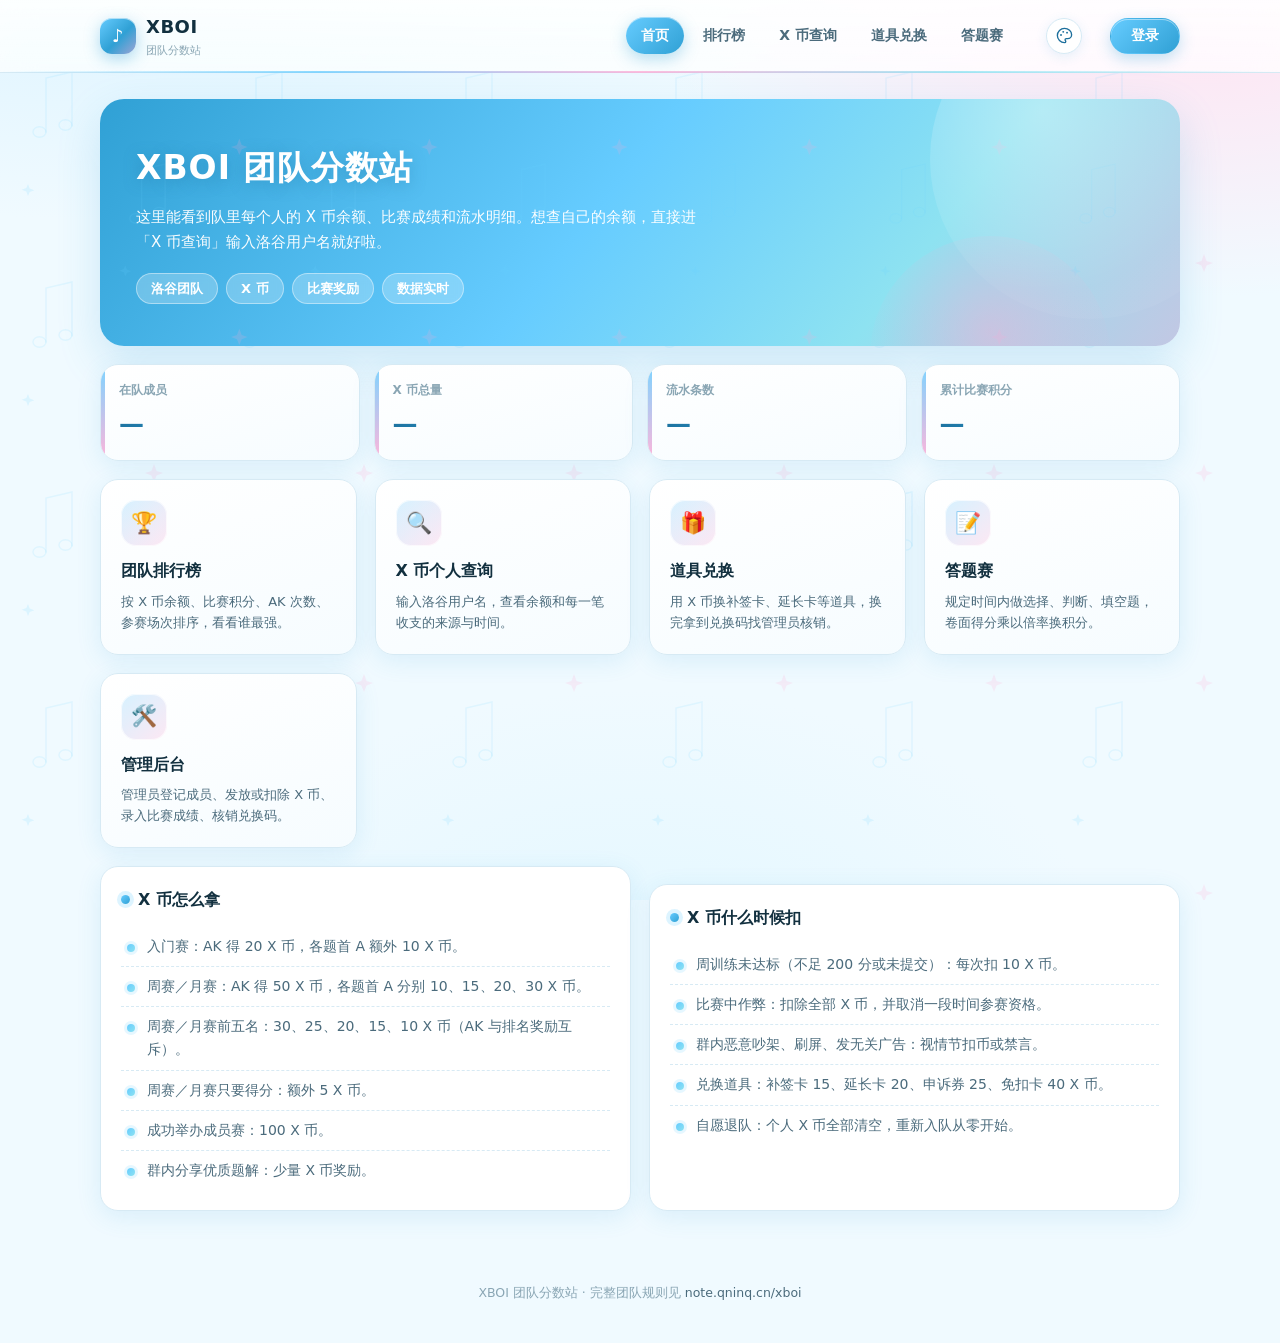
<file: index.html>
<!DOCTYPE html>
<html lang="zh-CN">
<head>
<meta charset="UTF-8">
<meta name="viewport" content="width=device-width, initial-scale=1">
<title>XBOI 团队分数站 · 首页</title>
<link rel="stylesheet" href="assets/css/style.css">
<script src="assets/js/theme.js"></script>
</head>
<body>

<header class="topbar">
  <div class="topbar-inner">
    <a class="brand" href="index.html">
      <span class="mark">♪</span>
      <span>XBOI<small>团队分数站</small></span>
    </a>
    <nav class="nav">
      <a href="index.html">首页</a>
      <a href="leaderboard.html">排行榜</a>
      <a href="query.html">X 币查询</a>
      <a href="redeem.html">道具兑换</a>
      <a href="quiz.html">答题赛</a>
      <a href="admin.html" data-admin-only hidden>管理后台</a>
    </nav>
  </div>
</header>

<main class="wrap">

  <section class="hero">
    <h1>XBOI 团队分数站</h1>
    <p>这里能看到队里每个人的 X 币余额、比赛成绩和流水明细。想查自己的余额，直接进「X 币查询」输入洛谷用户名就好啦。</p>
    <div class="tags">
      <span>洛谷团队</span>
      <span>X 币</span>
      <span>比赛奖励</span>
      <span>数据实时</span>
    </div>
  </section>

  <div id="demoNotice" class="notice warn" style="margin-top:18px" hidden>
    当前是<b>演示数据模式</b>：还没有填写 Supabase 配置，页面展示的是内置示例数据，增删改只在浏览器内存里生效。填好 <code>assets/js/config.js</code> 后会自动切换到真实数据。
  </div>

  <div class="stat-row" id="statRow" style="margin-top:18px">
    <div class="stat"><div class="k">在队成员</div><div class="v" id="stMembers">—</div></div>
    <div class="stat"><div class="k">X 币总量</div><div class="v" id="stCoin">—</div></div>
    <div class="stat"><div class="k">流水条数</div><div class="v" id="stTx">—</div></div>
    <div class="stat"><div class="k">累计比赛积分</div><div class="v" id="stScore">—</div></div>
  </div>

  <div class="entry-grid">
    <a class="entry" href="leaderboard.html">
      <div class="ico">🏆</div>
      <h3>团队排行榜</h3>
      <p>按 X 币余额、比赛积分、AK 次数、参赛场次排序，看看谁最强。</p>
    </a>
    <a class="entry" href="query.html">
      <div class="ico">🔍</div>
      <h3>X 币个人查询</h3>
      <p>输入洛谷用户名，查看余额和每一笔收支的来源与时间。</p>
    </a>
    <a class="entry" href="redeem.html">
      <div class="ico">🎁</div>
      <h3>道具兑换</h3>
      <p>用 X 币换补签卡、延长卡等道具，换完拿到兑换码找管理员核销。</p>
    </a>
    <a class="entry" href="quiz.html">
      <div class="ico">📝</div>
      <h3>答题赛</h3>
      <p>规定时间内做选择、判断、填空题，卷面得分乘以倍率换积分。</p>
    </a>
    <a class="entry" href="admin.html">
      <div class="ico">🛠️</div>
      <h3>管理后台</h3>
      <p>管理员登记成员、发放或扣除 X 币、录入比赛成绩、核销兑换码。</p>
    </a>
  </div>

  <div class="grid-2" style="margin-top:18px">
    <div class="card">
      <h2 class="card-title"><span class="dot"></span>X 币怎么拿</h2>
      <ul class="rule-list">
        <li>入门赛：AK 得 20 X 币，各题首 A 额外 10 X 币。</li>
        <li>周赛／月赛：AK 得 50 X 币，各题首 A 分别 10、15、20、30 X 币。</li>
        <li>周赛／月赛前五名：30、25、20、15、10 X 币（AK 与排名奖励互斥）。</li>
        <li>周赛／月赛只要得分：额外 5 X 币。</li>
        <li>成功举办成员赛：100 X 币。</li>
        <li>群内分享优质题解：少量 X 币奖励。</li>
      </ul>
    </div>

    <div class="card">
      <h2 class="card-title"><span class="dot"></span>X 币什么时候扣</h2>
      <ul class="rule-list">
        <li>周训练未达标（不足 200 分或未提交）：每次扣 10 X 币。</li>
        <li>比赛中作弊：扣除全部 X 币，并取消一段时间参赛资格。</li>
        <li>群内恶意吵架、刷屏、发无关广告：视情节扣币或禁言。</li>
        <li>兑换道具：补签卡 15、延长卡 20、申诉券 25、免扣卡 40 X 币。</li>
        <li>自愿退队：个人 X 币全部清空，重新入队从零开始。</li>
      </ul>
    </div>
  </div>

</main>

<footer class="footer">
  XBOI 团队分数站 · 完整团队规则见 <a href="https://note.qninq.cn/xboi" target="_blank" rel="noopener">note.qninq.cn/xboi</a>
</footer>

<script src="assets/vendor/supabase.js"></script>
<script>
  // 本地这份没加载出来时（比如漏传了 assets/vendor）再退回 CDN
  if (!window.supabase) {
    document.write('<script src="https://cdn.jsdelivr.net/npm/@supabase/supabase-js@2/dist/umd/supabase.js"><\/script>');
  }
</script>
<script src="assets/js/config.js"></script>
<script src="assets/js/rules.js"></script>
<script src="assets/js/items.js"></script>
<script src="assets/js/quiz.js"></script>
<script src="assets/js/mock.js"></script>
<script src="assets/js/ui.js"></script>
<script src="assets/js/db.js"></script>
<script src="assets/js/auth.js"></script>
<script src="assets/js/page-index.js"></script>
</body>
</html>
</file>
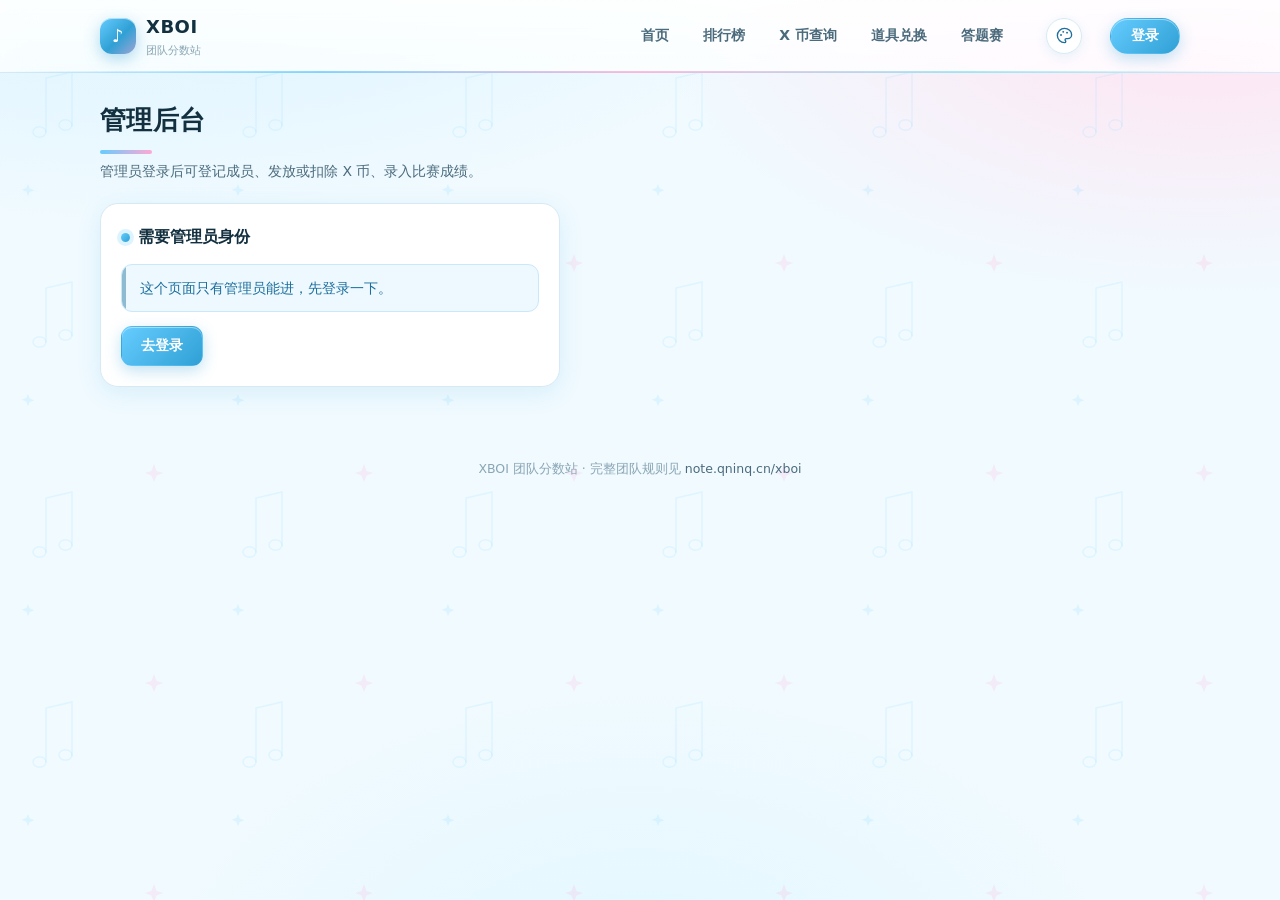
<file: admin.html>
<!DOCTYPE html>
<html lang="zh-CN">
<head>
<meta charset="UTF-8">
<meta name="viewport" content="width=device-width, initial-scale=1">
<title>XBOI 团队分数站 · 管理后台</title>
<link rel="stylesheet" href="assets/css/style.css">
<script src="assets/js/theme.js"></script>
</head>
<body>

<header class="topbar">
  <div class="topbar-inner">
    <a class="brand" href="index.html">
      <span class="mark">♪</span>
      <span>XBOI<small>团队分数站</small></span>
    </a>
    <nav class="nav">
      <a href="index.html">首页</a>
      <a href="leaderboard.html">排行榜</a>
      <a href="query.html">X 币查询</a>
      <a href="redeem.html">道具兑换</a>
      <a href="quiz.html">答题赛</a>
      <a href="admin.html" data-admin-only>管理后台</a>
    </nav>
  </div>
</header>

<main class="wrap">

  <div class="page-head">
    <h1>管理后台</h1>
    <p>管理员登录后可登记成员、发放或扣除 X 币、录入比赛成绩。</p>
  </div>

  <div id="demoNotice" class="notice warn" hidden>
    当前是<b>演示数据模式</b>：还没有填写 Supabase 配置。改动只留在当前页面内存里，刷新就没了。可以用 <b>xxy150310</b> 登录，密码 <b>123456</b>。
  </div>

  <!-- ===== 身份不够就别进来 ===== -->
  <div id="gateCard" class="card" style="max-width:460px" hidden>
    <h2 class="card-title"><span class="dot"></span>需要管理员身份</h2>
    <div id="gateBody"></div>
  </div>

  <!-- ===== 管理员工作台 ===== -->
  <div id="dash" hidden>

    <div class="card" style="display:flex;align-items:center;gap:14px;flex-wrap:wrap">
      <div>当前登录：<b id="whoami">—</b></div>
      <button class="btn ghost sm" id="logoutBtn" style="margin-left:auto">退出登录</button>
    </div>

    <div class="tabs" id="tabs" style="margin-top:18px">
      <button class="on" data-tab="members">成员管理</button>
      <button data-tab="coins">X 币操作</button>
      <button data-tab="contests">比赛与成绩</button>
      <button data-tab="quiz">答题赛</button>
      <button data-tab="redeem">道具兑换</button>
    </div>

    <!-- ---------- 成员管理 ---------- -->
    <div class="tab-panel on" data-panel="members">
      <div class="card">
        <h2 class="card-title"><span class="dot"></span><span id="memberFormTitle">新增成员</span></h2>
        <form id="memberForm">
          <input type="hidden" id="mId">
          <div class="row-3">
            <div class="field">
              <label>洛谷用户名 *</label>
              <input id="mName" type="text" placeholder="例如 xxy150310" required>
            </div>
            <div class="field">
              <label>昵称／备注称呼</label>
              <input id="mDisplay" type="text" placeholder="例如 队长">
            </div>
            <div class="field">
              <label>洛谷 UID</label>
              <input id="mUid" type="text" placeholder="选填">
            </div>
          </div>
          <div class="row-3">
            <div class="field">
              <label>名字颜色</label>
              <select id="mColor">
                <option>灰名</option><option>绿名</option><option>蓝名</option>
                <option>紫名</option><option>橙名</option><option>红名</option><option>棕名</option>
              </select>
            </div>
            <div class="field">
              <label>团队身份</label>
              <select id="mRole">
                <option value="member">成员</option>
                <option value="admin">管理员</option>
              </select>
            </div>
            <div class="field">
              <label>在队状态</label>
              <select id="mStatus">
                <option value="active">在队</option>
                <option value="left">已退队</option>
                <option value="removed">已移出</option>
              </select>
            </div>
          </div>
          <div class="row-2">
            <div class="field">
              <label>入队日期</label>
              <input id="mJoined" type="date">
            </div>
            <div class="field">
              <label>备注</label>
              <input id="mNote" type="text" placeholder="选填">
            </div>
          </div>
          <div class="toolbar" style="margin-bottom:0">
            <button class="btn" type="submit">保存成员</button>
            <button class="btn ghost" type="button" id="memberReset">清空表单</button>
          </div>
        </form>
      </div>

      <div class="card">
        <h2 class="card-title"><span class="dot"></span>成员名单（<span id="memberCount">0</span> 人）</h2>
        <div class="table-wrap" id="memberTable"><div class="spinner"></div></div>
      </div>
    </div>

    <!-- ---------- X 币操作 ---------- -->
    <div class="tab-panel" data-panel="coins">
      <div class="card">
        <h2 class="card-title"><span class="dot"></span>发放 / 扣除 X 币</h2>
        <form id="coinForm">
          <div class="row-2">
            <div class="field">
              <label>成员</label>
              <select id="cMember"></select>
            </div>
            <div class="field">
              <label>数量（正数发放，负数扣除）</label>
              <input id="cAmount" type="number" placeholder="例如 10 或 -10" required>
            </div>
          </div>
          <div class="row-2">
            <div class="field">
              <label>分类</label>
              <select id="cCategory">
                <option value="contest">比赛奖励</option>
                <option value="training">周训练</option>
                <option value="penalty">违规处罚</option>
                <option value="reward">额外奖励</option>
                <option value="exchange">道具兑换</option>
                <option value="manual" selected>手动调整</option>
                <option value="join">入队发放</option>
                <option value="leave">退队清零</option>
              </select>
            </div>
            <div class="field">
              <label>事由说明</label>
              <input id="cReason" type="text" placeholder="例如 周赛 R3 排名第 2 奖励" required>
            </div>
          </div>
          <button class="btn" type="submit">提交流水</button>
        </form>
      </div>

      <div class="card">
        <h2 class="card-title"><span class="dot"></span>最近流水</h2>
        <div class="table-wrap" id="txTable"><div class="spinner"></div></div>
      </div>
    </div>

    <!-- ---------- 比赛与成绩 ---------- -->
    <div class="tab-panel" data-panel="contests">
      <div class="card">
        <h2 class="card-title"><span class="dot"></span><span id="contestFormTitle">新增比赛</span></h2>
        <form id="contestForm">
          <input type="hidden" id="ctId">
          <div class="row-3">
            <div class="field">
              <label>比赛名称 *</label>
              <input id="ctName" type="text" placeholder="例如 周赛 R3" required>
            </div>
            <div class="field">
              <label>类型</label>
              <select id="ctType">
                <option value="entry">入门赛</option>
                <option value="week" selected>周赛</option>
                <option value="month">月赛</option>
                <option value="member">成员赛</option>
              </select>
            </div>
            <div class="field">
              <label>状态</label>
              <select id="ctStatus">
                <option value="finished" selected>已结束</option>
                <option value="running">进行中</option>
                <option value="planned">待举办</option>
              </select>
            </div>
          </div>
          <div class="row-3">
            <div class="field">
              <label>开赛时间</label>
              <input id="ctHeld" type="datetime-local">
            </div>
            <div class="field">
              <label>时长（小时）</label>
              <input id="ctDuration" type="number" step="0.5" placeholder="例如 48">
            </div>
            <div class="field">
              <label>题目数量</label>
              <input id="ctProblems" type="number" placeholder="例如 4">
            </div>
          </div>
          <div class="field">
            <label>备注</label>
            <input id="ctNote" type="text" placeholder="选填">
          </div>
          <div class="toolbar" style="margin-bottom:0">
            <button class="btn" type="submit">保存比赛</button>
            <button class="btn ghost" type="button" id="contestReset">清空表单</button>
          </div>
        </form>
      </div>

      <div class="grid-2">
        <div class="card">
          <h2 class="card-title"><span class="dot"></span>比赛列表</h2>
          <div class="table-wrap compact" id="contestTable"><div class="spinner"></div></div>
        </div>

        <div class="card">
          <h2 class="card-title"><span class="dot"></span>附录 2 奖励试算</h2>
          <div class="field">
            <label>比赛类型</label>
            <select id="calcType">
              <option value="entry">入门赛（6 题）</option>
              <option value="week" selected>周赛（4 题）</option>
              <option value="month">月赛（4 题）</option>
            </select>
          </div>
          <div class="row-2">
            <div class="field">
              <label>名次（没进前五留空）</label>
              <input id="calcRank" type="number" min="1" max="5" placeholder="1 ~ 5">
            </div>
            <div class="field">
              <label>是否 AK</label>
              <select id="calcAk">
                <option value="0">没有 AK</option>
                <option value="1">AK 了</option>
              </select>
            </div>
          </div>
          <div class="field">
            <label>首 A 的题号（勾选即为该题首 A）</label>
            <div class="chip-list" id="calcFb"></div>
          </div>
          <div class="field">
            <label style="display:flex;align-items:center;gap:6px;cursor:pointer">
              <input id="calcScored" type="checkbox" style="width:auto;margin:0"> 只要获得分数（+5 X 币）
            </label>
          </div>
          <div class="calc-out" id="calcOut">填写上面的条件，这里会算出应发 X 币。</div>
        </div>
      </div>

      <div class="card">
        <h2 class="card-title"><span class="dot"></span>成绩录入</h2>
        <div class="field">
          <label>选择比赛</label>
          <select id="resultContest"></select>
        </div>

        <form id="resultForm">
          <input type="hidden" id="rsContestId">
          <div class="row-3">
            <div class="field">
              <label>成员</label>
              <select id="rsMember"></select>
            </div>
            <div class="field">
              <label>得分</label>
              <input id="rsScore" type="number" placeholder="例如 400" required>
            </div>
            <div class="field">
              <label>名次</label>
              <input id="rsRank" type="number" placeholder="例如 2">
            </div>
          </div>
          <div class="row-3">
            <div class="field">
              <label>通过题数</label>
              <input id="rsSolved" type="number" placeholder="例如 4">
            </div>
            <div class="field">
              <label>首 A 题数</label>
              <input id="rsFirst" type="number" placeholder="例如 2">
            </div>
            <div class="field">
              <label>发放 X 币</label>
              <input id="rsCoins" type="number" placeholder="例如 50" required>
            </div>
          </div>
          <div class="field">
            <label style="display:flex;align-items:center;gap:6px;cursor:pointer">
              <input id="rsAk" type="checkbox" style="width:auto;margin:0"> 本场 AK
            </label>
          </div>
          <div class="toolbar" style="margin-bottom:0">
            <button class="btn" type="submit">写入成绩</button>
            <button class="btn ghost" type="button" id="useCalc">用试算结果填发放 X 币</button>
          </div>
        </form>
      </div>

      <div class="card">
        <h2 class="card-title"><span class="dot"></span>本场成绩</h2>
        <div class="table-wrap" id="resultTable"><div class="empty">请先在上面选择一场比赛</div></div>
      </div>
    </div>

    <!-- ---------- 道具兑换 ---------- -->
    <div class="tab-panel" data-panel="redeem">
      <div class="card">
        <h2 class="card-title"><span class="dot"></span>兑换码核销</h2>
        <div class="toolbar">
          <label style="display:flex;align-items:center;gap:6px;font-size:14px;color:var(--ink-soft);font-weight:600;cursor:pointer">
            <input id="onlyUnused" type="checkbox" style="width:auto;margin:0" checked> 只看未使用
          </label>
          <button class="btn ghost sm" id="reloadRedeem" style="margin-left:auto">刷新</button>
        </div>
        <div class="table-wrap" id="redeemTable"><div class="spinner"></div></div>
      </div>
    </div>

    <!-- ---------- 答题赛 ---------- -->
    <div class="tab-panel" data-panel="quiz">

      <div class="card">
        <h2 class="card-title"><span class="dot"></span><span id="quizFormTitle">新建答题赛</span></h2>
        <form id="quizForm">
          <input type="hidden" id="qzId">
          <div class="row-3">
            <div class="field">
              <label>名称 *</label>
              <input id="qzName" type="text" placeholder="例如 周训答题 #1" required>
            </div>
            <div class="field">
              <label>开赛时间 *</label>
              <input id="qzStart" type="datetime-local" required>
            </div>
            <div class="field">
              <label>作答时长（分钟）*</label>
              <input id="qzDuration" type="number" min="1" value="60" required>
            </div>
          </div>
          <div class="row-3">
            <div class="field">
              <label>积分倍率 *</label>
              <input id="qzMultiplier" type="number" step="0.1" min="0" value="1" required>
            </div>
            <div class="field">
              <label>是否发布</label>
              <select id="qzPublished">
                <option value="1">发布，成员可见</option>
                <option value="0">先不发布</option>
              </select>
            </div>
            <div class="field">
              <label>说明</label>
              <input id="qzDesc" type="text" placeholder="选填">
            </div>
          </div>
          <div class="toolbar" style="margin-bottom:0">
            <button class="btn" type="submit">保存答题赛</button>
            <button class="btn ghost" type="button" id="quizReset">清空表单</button>
          </div>
        </form>
      </div>

      <div class="card">
        <h2 class="card-title"><span class="dot"></span>答题赛列表</h2>
        <div class="table-wrap" id="quizTable"><div class="spinner"></div></div>
      </div>

      <div class="card">
        <h2 class="card-title"><span class="dot"></span>题目</h2>
        <div class="field" style="max-width:420px">
          <label>选择答题赛</label>
          <select id="qQuestionQuiz"></select>
        </div>
        <div class="table-wrap" id="questionTable"><div class="empty">先在上面选一场答题赛</div></div>
      </div>

      <div class="card">
        <h2 class="card-title"><span class="dot"></span>批量导入题目</h2>
        <p class="muted" style="margin:-6px 0 14px;font-size:13px;line-height:1.75">
          把题目写成一个 JS 文件（内容是 <code>XBOI_QUESTIONS = [ … ]</code> 这样的数组），选进来就能一次性导进
          <b>上面选中的那一场</b>答题赛。不清楚格式就点「下载模板」照着改。
          <br>导入时浏览器会把这个文件执行一次来取数据，所以只选你自己写的文件。
        </p>
        <div class="row-2">
          <div class="field">
            <label>题目文件（.js）</label>
            <input id="importFile" type="file" accept=".js,.json,.txt,text/javascript">
          </div>
          <div class="field">
            <label>题目没写分值时，默认算几分</label>
            <input id="importScore" type="number" min="0" value="10">
          </div>
        </div>
        <div id="importPreview"></div>
        <div class="toolbar" style="margin-bottom:0">
          <button class="btn" type="button" id="importBtn" disabled>确认导入</button>
          <button class="btn ghost" type="button" id="importTpl">下载模板</button>
          <button class="btn ghost" type="button" id="importReset">清空</button>
        </div>
        <label class="import-wipe">
          <input id="importWipe" type="checkbox"> 导入前先清空这一场已有的题目（原来的题会被删掉）
        </label>
      </div>

      <div class="card">
        <h2 class="card-title"><span class="dot"></span><span id="questionFormTitle">新增题目</span></h2>
        <form id="questionForm">
          <input type="hidden" id="qId">
          <div class="row-3">
            <div class="field">
              <label>题型</label>
              <select id="qType">
                <option value="choice">选择题</option>
                <option value="judge">判断题</option>
                <option value="fill">填空题</option>
              </select>
            </div>
            <div class="field">
              <label>本题分值</label>
              <input id="qScore" type="number" min="0" value="10">
            </div>
            <div class="field">
              <label>排序（小的排前面）</label>
              <input id="qSort" type="number" value="0">
            </div>
          </div>
          <div class="field">
            <label>题干 *</label>
            <textarea id="qStem" rows="3" placeholder="题目内容"></textarea>
          </div>
          <div class="field" id="qOptionsField">
            <label>选项（每行一个，选择题至少两个）</label>
            <textarea id="qOptions" rows="4" placeholder="第一行是 A，第二行是 B，依次类推"></textarea>
          </div>
          <div class="row-2">
            <div class="field">
              <label>答案 *</label>
              <input id="qAnswer" type="text" placeholder="A">
            </div>
            <div class="field">
              <label>怎么填</label>
              <div class="muted" id="qAnswerHint" style="padding-top:10px;font-size:13px">—</div>
            </div>
          </div>
          <div class="toolbar" style="margin-bottom:0">
            <button class="btn" type="submit">保存题目</button>
            <button class="btn ghost" type="button" id="questionReset">清空表单</button>
          </div>
        </form>
      </div>

      <div class="card">
        <h2 class="card-title"><span class="dot"></span>本场成绩</h2>
        <div class="table-wrap" id="quizScoreTable"><div class="empty">请先在上面选择一场答题赛</div></div>
      </div>

    </div>

  </div>

</main>

<footer class="footer">
  XBOI 团队分数站 · 完整团队规则见 <a href="https://note.qninq.cn/xboi" target="_blank" rel="noopener">note.qninq.cn/xboi</a>
</footer>

<script src="assets/vendor/supabase.js"></script>
<script>
  // 本地这份没加载出来时（比如漏传了 assets/vendor）再退回 CDN
  if (!window.supabase) {
    document.write('<script src="https://cdn.jsdelivr.net/npm/@supabase/supabase-js@2/dist/umd/supabase.js"><\/script>');
  }
</script>
<script src="assets/js/config.js"></script>
<script src="assets/js/rules.js"></script>
<script src="assets/js/items.js"></script>
<script src="assets/js/quiz.js"></script>
<script src="assets/js/mock.js"></script>
<script src="assets/js/ui.js"></script>
<script src="assets/js/db.js"></script>
<script src="assets/js/auth.js"></script>
<script src="assets/js/page-admin.js"></script>
</body>
</html>
</file>
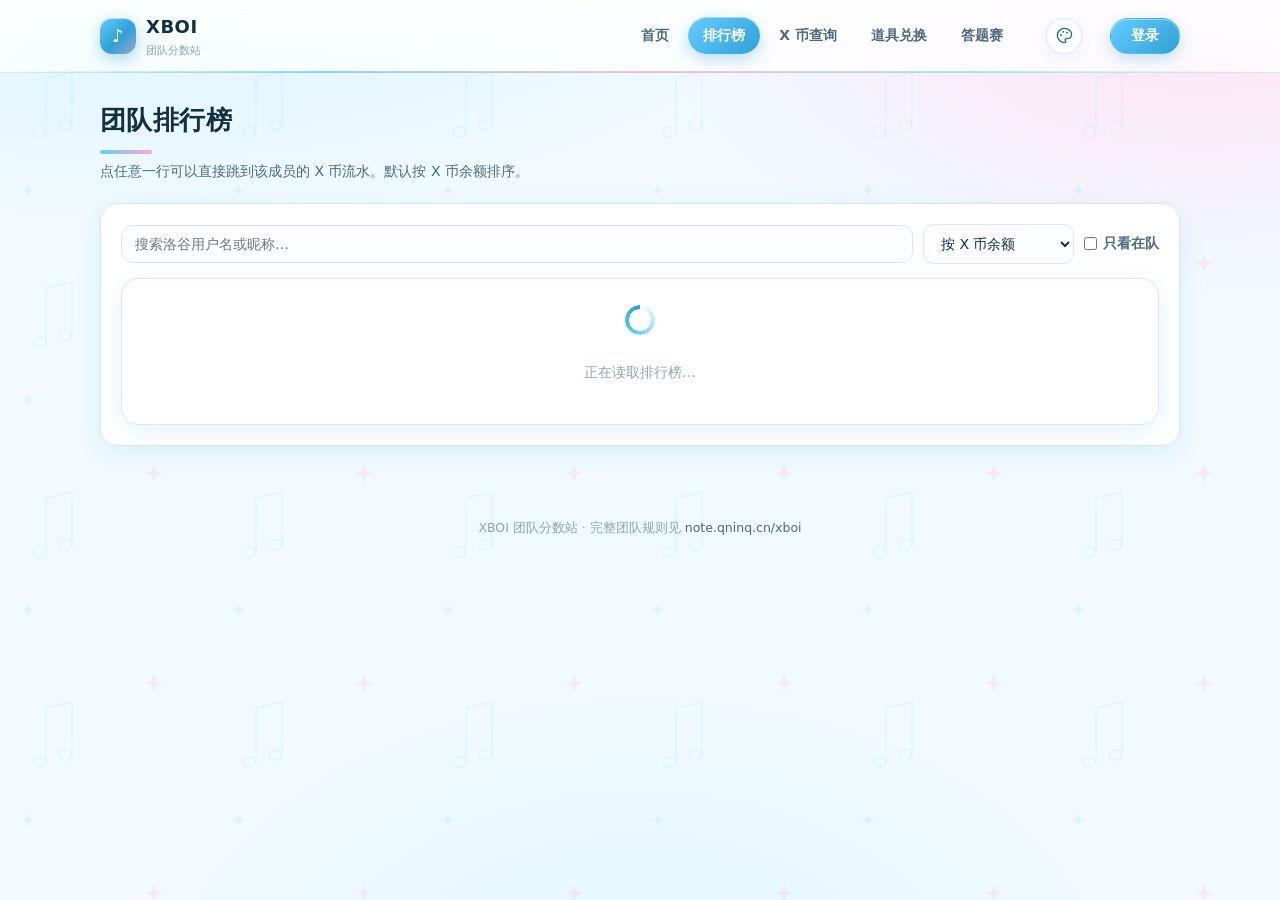
<file: leaderboard.html>
<!DOCTYPE html>
<html lang="zh-CN">
<head>
<meta charset="UTF-8">
<meta name="viewport" content="width=device-width, initial-scale=1">
<title>XBOI 团队分数站 · 排行榜</title>
<link rel="stylesheet" href="assets/css/style.css">
<script src="assets/js/theme.js"></script>
</head>
<body>

<header class="topbar">
  <div class="topbar-inner">
    <a class="brand" href="index.html">
      <span class="mark">♪</span>
      <span>XBOI<small>团队分数站</small></span>
    </a>
    <nav class="nav">
      <a href="index.html">首页</a>
      <a href="leaderboard.html">排行榜</a>
      <a href="query.html">X 币查询</a>
      <a href="redeem.html">道具兑换</a>
      <a href="quiz.html">答题赛</a>
      <a href="admin.html" data-admin-only hidden>管理后台</a>
    </nav>
  </div>
</header>

<main class="wrap">

  <div class="page-head">
    <h1>团队排行榜</h1>
    <p>点任意一行可以直接跳到该成员的 X 币流水。默认按 X 币余额排序。</p>
  </div>

  <div id="demoNotice" class="notice warn" hidden>
    当前是<b>演示数据模式</b>：还没有填写 Supabase 配置，展示的是内置示例数据。
  </div>

  <div class="card">
    <div class="toolbar">
      <div class="grow">
        <input id="kw" type="text" placeholder="搜索洛谷用户名或昵称…">
      </div>
      <select id="sortKey" style="width:auto;min-width:150px">
        <option value="balance">按 X 币余额</option>
        <option value="total_score">按比赛积分</option>
        <option value="quiz_score">按答题积分</option>
        <option value="ak_count">按 AK 次数</option>
        <option value="contest_count">按参赛场次</option>
        <option value="quiz_count">按答题场次</option>
        <option value="contest_coins">按比赛所得 X 币</option>
      </select>
      <label style="display:flex;align-items:center;gap:6px;font-size:14px;color:var(--ink-soft);font-weight:600;cursor:pointer">
        <input id="onlyActive" type="checkbox" style="width:auto;margin:0"> 只看在队
      </label>
    </div>

    <div class="table-wrap" id="tableBox">
      <div class="spinner"></div>
    </div>
  </div>

</main>

<footer class="footer">
  XBOI 团队分数站 · 完整团队规则见 <a href="https://note.qninq.cn/xboi" target="_blank" rel="noopener">note.qninq.cn/xboi</a>
</footer>

<script src="assets/vendor/supabase.js"></script>
<script>
  // 本地这份没加载出来时（比如漏传了 assets/vendor）再退回 CDN
  if (!window.supabase) {
    document.write('<script src="https://cdn.jsdelivr.net/npm/@supabase/supabase-js@2/dist/umd/supabase.js"><\/script>');
  }
</script>
<script src="assets/js/config.js"></script>
<script src="assets/js/rules.js"></script>
<script src="assets/js/items.js"></script>
<script src="assets/js/quiz.js"></script>
<script src="assets/js/mock.js"></script>
<script src="assets/js/ui.js"></script>
<script src="assets/js/db.js"></script>
<script src="assets/js/auth.js"></script>
<script src="assets/js/page-leaderboard.js"></script>
</body>
</html>
</file>
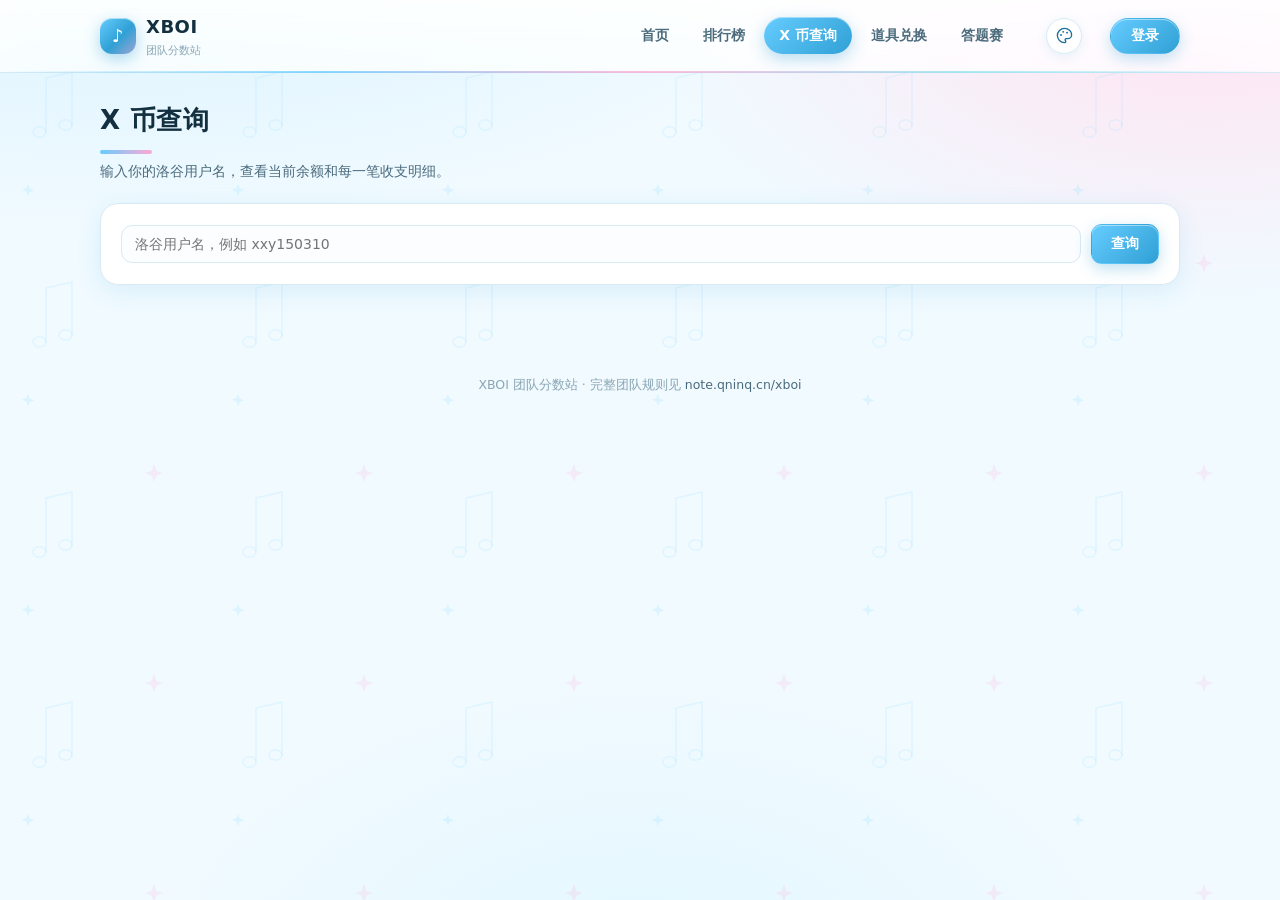
<file: query.html>
<!DOCTYPE html>
<html lang="zh-CN">
<head>
<meta charset="UTF-8">
<meta name="viewport" content="width=device-width, initial-scale=1">
<title>XBOI 团队分数站 · X 币查询</title>
<link rel="stylesheet" href="assets/css/style.css">
<script src="assets/js/theme.js"></script>
</head>
<body>

<header class="topbar">
  <div class="topbar-inner">
    <a class="brand" href="index.html">
      <span class="mark">♪</span>
      <span>XBOI<small>团队分数站</small></span>
    </a>
    <nav class="nav">
      <a href="index.html">首页</a>
      <a href="leaderboard.html">排行榜</a>
      <a href="query.html">X 币查询</a>
      <a href="redeem.html">道具兑换</a>
      <a href="quiz.html">答题赛</a>
      <a href="admin.html" data-admin-only hidden>管理后台</a>
    </nav>
  </div>
</header>

<main class="wrap">

  <div class="page-head">
    <h1>X 币查询</h1>
    <p>输入你的洛谷用户名，查看当前余额和每一笔收支明细。</p>
  </div>

  <div id="demoNotice" class="notice warn" hidden>
    当前是<b>演示数据模式</b>：还没有填写 Supabase 配置，展示的是内置示例数据。可以试试输入 <b>xxy150310</b> 或 <b>Tianyi</b>。
  </div>

  <div class="card">
    <form id="searchForm" class="toolbar" style="margin-bottom:0">
      <div class="grow">
        <input id="nameInput" type="text" placeholder="洛谷用户名，例如 xxy150310" autocomplete="off">
      </div>
      <button class="btn" type="submit">查询</button>
    </form>
  </div>

  <div id="resultBox" style="margin-top:18px"></div>

</main>

<footer class="footer">
  XBOI 团队分数站 · 完整团队规则见 <a href="https://note.qninq.cn/xboi" target="_blank" rel="noopener">note.qninq.cn/xboi</a>
</footer>

<script src="assets/vendor/supabase.js"></script>
<script>
  // 本地这份没加载出来时（比如漏传了 assets/vendor）再退回 CDN
  if (!window.supabase) {
    document.write('<script src="https://cdn.jsdelivr.net/npm/@supabase/supabase-js@2/dist/umd/supabase.js"><\/script>');
  }
</script>
<script src="assets/js/config.js"></script>
<script src="assets/js/rules.js"></script>
<script src="assets/js/items.js"></script>
<script src="assets/js/quiz.js"></script>
<script src="assets/js/mock.js"></script>
<script src="assets/js/ui.js"></script>
<script src="assets/js/db.js"></script>
<script src="assets/js/auth.js"></script>
<script src="assets/js/page-query.js"></script>
</body>
</html>
</file>
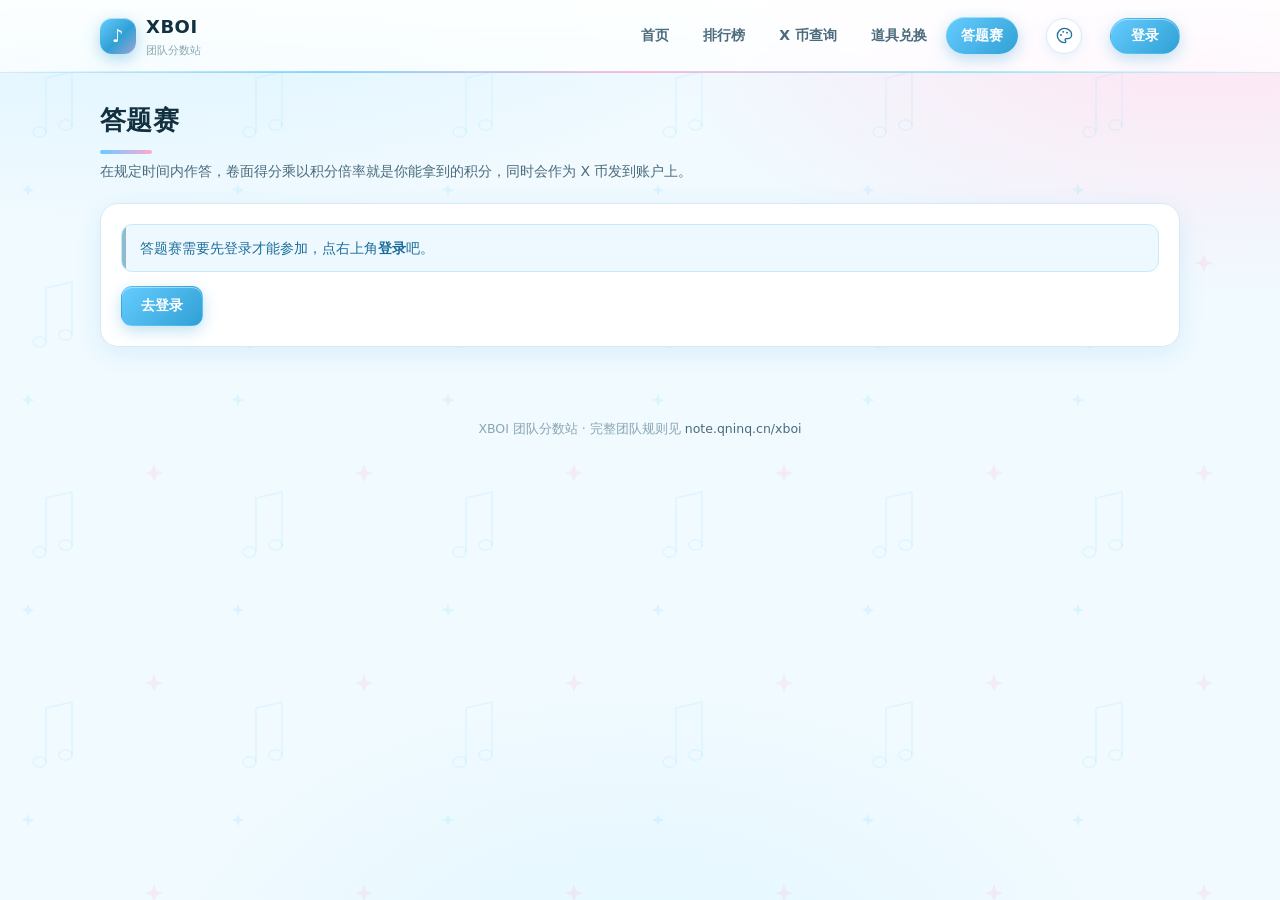
<file: quiz.html>
<!DOCTYPE html>
<html lang="zh-CN">
<head>
<meta charset="UTF-8">
<meta name="viewport" content="width=device-width, initial-scale=1">
<title>XBOI 团队分数站 · 答题赛</title>
<link rel="stylesheet" href="assets/css/style.css">
<script src="assets/js/theme.js"></script>
</head>
<body>

<header class="topbar">
  <div class="topbar-inner">
    <a class="brand" href="index.html">
      <span class="mark">♪</span>
      <span>XBOI<small>团队分数站</small></span>
    </a>
    <nav class="nav">
      <a href="index.html">首页</a>
      <a href="leaderboard.html">排行榜</a>
      <a href="query.html">X 币查询</a>
      <a href="redeem.html">道具兑换</a>
      <a href="quiz.html">答题赛</a>
      <a href="admin.html" data-admin-only hidden>管理后台</a>
    </nav>
  </div>
</header>

<main class="wrap">

  <div class="page-head">
    <h1>答题赛</h1>
    <p>在规定时间内作答，卷面得分乘以积分倍率就是你能拿到的积分，同时会作为 X 币发到账户上。</p>
  </div>

  <div id="demoNotice" class="notice warn" hidden>
    当前是<b>演示数据模式</b>：还没有填写 Supabase 配置。用 <b>Tianyi</b> 或 <b>xxy150310</b> 登录试试，密码统一是 <b>123456</b>。
  </div>

  <!-- 列表 -->
  <div id="listView">
    <div id="listBox"><div class="note-loading"></div></div>
  </div>

  <!-- 作答 -->
  <div id="playView" hidden>
    <div class="quiz-banner">
      <div>
        <h2 id="playName">—</h2>
        <div class="sub" id="playSub">—</div>
      </div>
      <div class="quiz-timer" id="timer">--:--</div>
    </div>

    <div id="questionBox"></div>

    <div class="card" style="margin-top:16px">
      <div class="toolbar" style="margin-bottom:0">
        <span class="muted" id="progressText">—</span>
        <button class="btn ghost" type="button" id="backBtn">返回列表</button>
        <button class="btn" type="button" id="submitBtn" style="margin-left:auto">交卷</button>
      </div>
    </div>
  </div>

  <!-- 成绩 -->
  <div id="resultView" hidden>
    <div class="card"><div class="result-box" id="resultBox"></div></div>
    <div id="detailBox" style="margin-top:16px"></div>
    <div style="margin-top:16px">
      <button class="btn ghost" type="button" id="backBtn2">返回答题赛列表</button>
    </div>
  </div>

</main>

<footer class="footer">
  XBOI 团队分数站 · 完整团队规则见 <a href="https://note.qninq.cn/xboi" target="_blank" rel="noopener">note.qninq.cn/xboi</a>
</footer>

<script src="assets/vendor/supabase.js"></script>
<script>
  // 本地这份没加载出来时（比如漏传了 assets/vendor）再退回 CDN
  if (!window.supabase) {
    document.write('<script src="https://cdn.jsdelivr.net/npm/@supabase/supabase-js@2/dist/umd/supabase.js"><\/script>');
  }
</script>
<script src="assets/js/config.js"></script>
<script src="assets/js/rules.js"></script>
<script src="assets/js/items.js"></script>
<script src="assets/js/quiz.js"></script>
<script src="assets/js/mock.js"></script>
<script src="assets/js/ui.js"></script>
<script src="assets/js/db.js"></script>
<script src="assets/js/auth.js"></script>
<script src="assets/js/page-quiz.js"></script>
</body>
</html>
</file>
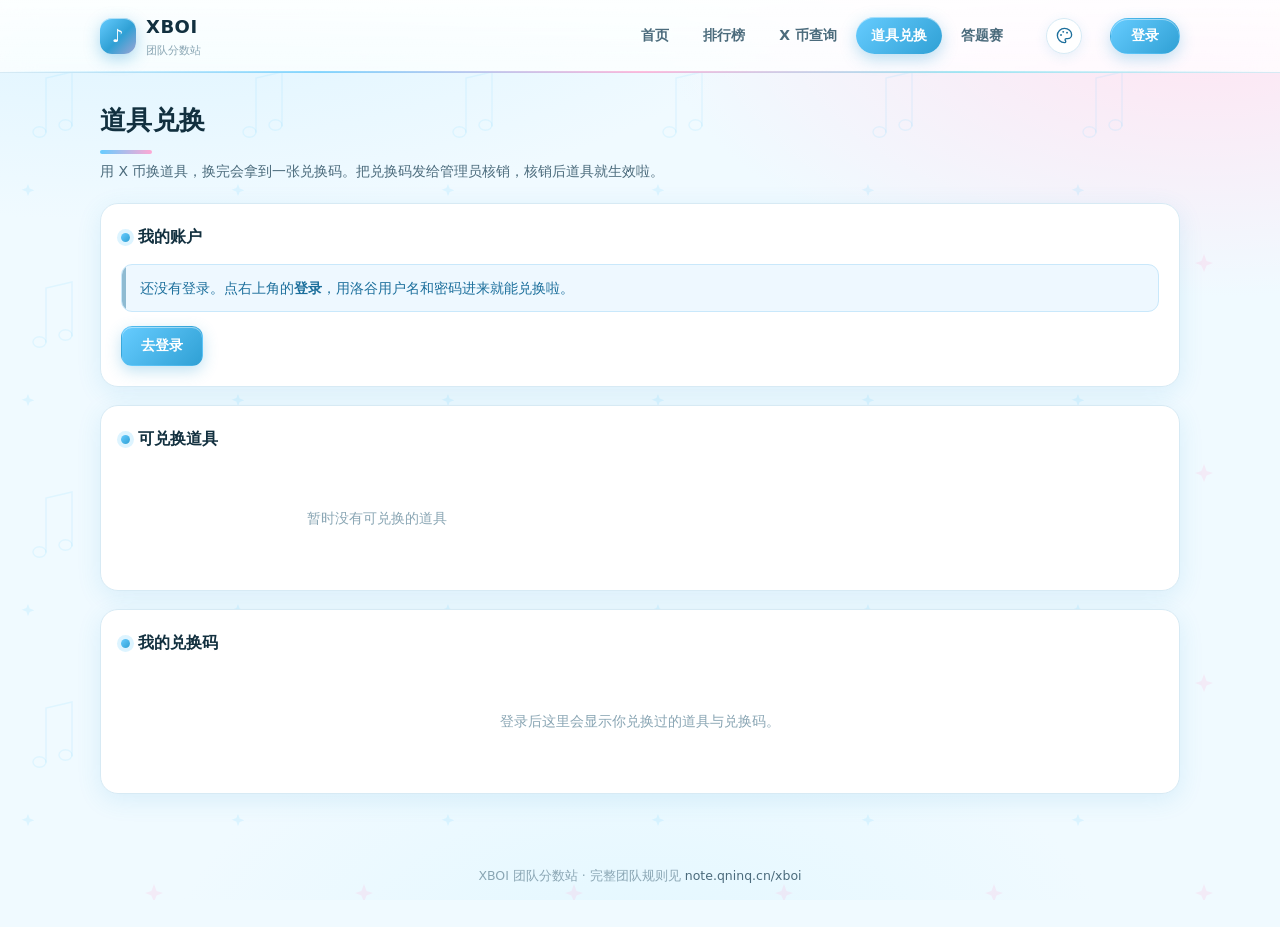
<file: redeem.html>
<!DOCTYPE html>
<html lang="zh-CN">
<head>
<meta charset="UTF-8">
<meta name="viewport" content="width=device-width, initial-scale=1">
<title>XBOI 团队分数站 · 道具兑换</title>
<link rel="stylesheet" href="assets/css/style.css">
<script src="assets/js/theme.js"></script>
</head>
<body>

<header class="topbar">
  <div class="topbar-inner">
    <a class="brand" href="index.html">
      <span class="mark">♪</span>
      <span>XBOI<small>团队分数站</small></span>
    </a>
    <nav class="nav">
      <a href="index.html">首页</a>
      <a href="leaderboard.html">排行榜</a>
      <a href="query.html">X 币查询</a>
      <a href="redeem.html">道具兑换</a>
      <a href="quiz.html">答题赛</a>
      <a href="admin.html" data-admin-only hidden>管理后台</a>
    </nav>
  </div>
</header>

<main class="wrap">

  <div class="page-head">
    <h1>道具兑换</h1>
    <p>用 X 币换道具，换完会拿到一张兑换码。把兑换码发给管理员核销，核销后道具就生效啦。</p>
  </div>

  <div id="demoNotice" class="notice warn" hidden>
    当前是<b>演示数据模式</b>：还没有填写 Supabase 配置，兑换只在本页面内存里生效。可以用 <b>Tianyi</b> 或 <b>xxy150310</b> 登录，密码统一是 <b>123456</b>。
  </div>

  <!-- 账户 -->
  <div class="card">
    <h2 class="card-title"><span class="dot"></span>我的账户</h2>
    <div id="whoBox"><div class="note-loading"></div></div>
    <!-- 刚兑换出来的兑换码放在这里，不会被刷新覆盖 -->
    <div id="freshBox"></div>
  </div>

  <!-- 道具 -->
  <div class="card">
    <h2 class="card-title"><span class="dot"></span>可兑换道具</h2>
    <div class="item-grid" id="itemGrid"><div class="note-loading"></div></div>
  </div>

  <!-- 我的兑换码 -->
  <div class="card">
    <h2 class="card-title"><span class="dot"></span>我的兑换码</h2>
    <div id="codeBox"><div class="empty">登录后这里会显示你兑换过的道具与兑换码。</div></div>
  </div>

</main>

<footer class="footer">
  XBOI 团队分数站 · 完整团队规则见 <a href="https://note.qninq.cn/xboi" target="_blank" rel="noopener">note.qninq.cn/xboi</a>
</footer>

<script src="assets/vendor/supabase.js"></script>
<script>
  // 本地这份没加载出来时（比如漏传了 assets/vendor）再退回 CDN
  if (!window.supabase) {
    document.write('<script src="https://cdn.jsdelivr.net/npm/@supabase/supabase-js@2/dist/umd/supabase.js"><\/script>');
  }
</script>
<script src="assets/js/config.js"></script>
<script src="assets/js/rules.js"></script>
<script src="assets/js/items.js"></script>
<script src="assets/js/quiz.js"></script>
<script src="assets/js/mock.js"></script>
<script src="assets/js/ui.js"></script>
<script src="assets/js/db.js"></script>
<script src="assets/js/auth.js"></script>
<script src="assets/js/page-redeem.js"></script>
</body>
</html>
</file>
<file: assets/css/style.css>
/* ============================================================
   XBOI 团队分数站 · 天依蓝青主题
   ============================================================ */

:root {
  /* —— 天依色系 —— */
  --ty-blue:        #66ccff;   /* 天依蓝，官方代表色 */
  --ty-blue-deep:   #2e9fd4;
  --ty-blue-dark:   #1c6f9c;
  --ty-sky:         #a9dff5;
  --ty-cyan:        #8fe3f0;
  --ty-mint:        #b6f0e4;
  --ty-pink:        #ffa8d2;   /* 点缀粉 */
  --ty-pink-deep:   #f06292;
  --ty-lilac:       #c9b7f5;   /* 瞳色偏紫的一点点点缀 */

  /* —— 文字 —— */
  --ink:            #12303f;
  --ink-soft:       #4b6b7c;
  --ink-faint:      #8aa6b4;

  /* —— 面 —— */
  --bg:             #eef8ff;
  --card:           #ffffff;
  --card-tint:      #f6fcff;
  --line:           #d5ebf7;
  --line-soft:      #e8f5fc;

  --ok:             #17a673;
  --warn:           #e08a1e;
  --danger:         #e35b6b;

  --radius:         18px;
  --radius-sm:      11px;
  --shadow:         0 6px 24px rgba(46, 159, 212, .12);
  --shadow-lg:      0 16px 44px rgba(46, 159, 212, .20);

  /* 底纹：音符与四角星，做得很淡 */
  --note-texture: url("data:image/svg+xml,%3Csvg xmlns='http://www.w3.org/2000/svg' width='210' height='210' viewBox='0 0 210 210'%3E%3Cg fill='none' stroke='%2366ccff' stroke-opacity='.13' stroke-width='1.4' stroke-linecap='round'%3E%3Cpath d='M46 132V78l26-6v54'/%3E%3Cellipse cx='39.5' cy='132' rx='6.5' ry='5.2'/%3E%3Cellipse cx='65.5' cy='125' rx='6.5' ry='5.2'/%3E%3C/g%3E%3Cpath d='M154 44l2.6 6.9L163 53l-6.4 2.6L154 62l-2.6-6.4L145 53l6.4-2.1z' fill='%23ffa8d2' fill-opacity='.18'/%3E%3Cpath d='M28 184l1.7 4.6 4.6 1.7-4.6 1.7L28 196l-1.7-4.6-4.6-1.7 4.6-1.7z' fill='%2366ccff' fill-opacity='.15'/%3E%3C/svg%3E");
}

* { box-sizing: border-box; }

/* 保险：只要元素带 hidden 就一定不显示。
   不加这条的话，下面 .modal-mask 的 display:grid 会把 hidden 顶掉。 */
[hidden] { display: none !important; }

html, body { margin: 0; padding: 0; }

body {
  font-family: "PingFang SC", "Microsoft YaHei", "Hiragino Sans GB", "Noto Sans SC", system-ui, sans-serif;
  color: var(--ink);
  background-color: var(--bg);
  background-image:
    var(--note-texture),
    radial-gradient(1200px 560px at 10% -14%, #d5f1ff 0%, rgba(213, 241, 255, 0) 62%),
    radial-gradient(940px 480px at 94% 2%, #ffe4f2 0%, rgba(255, 228, 242, 0) 58%),
    radial-gradient(800px 500px at 50% 110%, #e2f7ff 0%, rgba(226, 247, 255, 0) 60%);
  background-attachment: fixed;
  min-height: 100vh;
  font-size: 15px;
  line-height: 1.65;
  -webkit-font-smoothing: antialiased;
}

a { color: var(--ty-blue-deep); text-decoration: none; transition: color .18s; }
a:hover { color: var(--ty-blue-dark); }

::selection { background: rgba(102, 204, 255, .35); }

::-webkit-scrollbar { width: 10px; height: 10px; }
::-webkit-scrollbar-track { background: transparent; }
::-webkit-scrollbar-thumb {
  background: linear-gradient(180deg, var(--ty-sky), var(--ty-blue));
  border-radius: 999px;
  border: 2px solid transparent;
  background-clip: padding-box;
}
::-webkit-scrollbar-thumb:hover {
  background: linear-gradient(180deg, var(--ty-blue), var(--ty-blue-deep));
  background-clip: padding-box;
}

/* ---------------- 顶栏 ---------------- */
.topbar {
  position: sticky;
  top: 0;
  z-index: 40;
  backdrop-filter: saturate(170%) blur(16px);
  background: linear-gradient(180deg, rgba(255, 255, 255, .92), rgba(255, 255, 255, .76));
  border-bottom: 1px solid var(--line);
}

.topbar::after {
  content: "";
  position: absolute;
  left: 0; right: 0; bottom: -1px;
  height: 2px;
  background: linear-gradient(90deg, transparent, var(--ty-blue), var(--ty-pink), var(--ty-cyan), transparent);
  opacity: .75;
}

.topbar-inner {
  max-width: 1120px;
  margin: 0 auto;
  padding: 12px 20px;
  display: flex;
  align-items: center;
  gap: 18px;
}

.brand {
  display: flex;
  align-items: center;
  gap: 10px;
  font-weight: 800;
  font-size: 18px;
  letter-spacing: .5px;
  color: var(--ink);
  flex: 0 0 auto;
}

.brand .mark {
  width: 36px;
  height: 36px;
  border-radius: 12px;
  display: grid;
  place-items: center;
  color: #fff;
  font-size: 18px;
  background: linear-gradient(135deg, var(--ty-blue) 0%, var(--ty-blue-deep) 55%, var(--ty-pink) 140%);
  box-shadow: 0 5px 16px rgba(46, 159, 212, .38), inset 0 1px 0 rgba(255, 255, 255, .55);
  flex: 0 0 auto;
  transition: transform .28s cubic-bezier(.34, 1.56, .64, 1), box-shadow .28s;
  animation: markGlow 3.6s ease-in-out infinite;
}

.brand:hover .mark { transform: rotate(-10deg) scale(1.08); }

.brand small {
  display: block;
  font-size: 11px;
  font-weight: 500;
  color: var(--ink-faint);
  letter-spacing: 0;
}

.nav {
  margin-left: auto;
  display: flex;
  gap: 4px;
  flex-wrap: wrap;
}

.nav a {
  position: relative;
  padding: 7px 15px;
  border-radius: 999px;
  color: var(--ink-soft);
  font-size: 14px;
  font-weight: 600;
  transition: background .18s, color .18s, transform .18s;
}

.nav a:hover { background: var(--line-soft); color: var(--ty-blue-dark); transform: translateY(-1px); }

.nav a.active {
  background: linear-gradient(135deg, var(--ty-blue) 0%, var(--ty-blue-deep) 100%);
  color: #fff;
  box-shadow: 0 5px 16px rgba(46, 159, 212, .34), inset 0 1px 0 rgba(255, 255, 255, .45);
}

/* ---------------- 布局 ---------------- */
.wrap {
  max-width: 1120px;
  margin: 0 auto;
  padding: 26px 20px 72px;
  animation: pageIn .42s ease-out both;
}

.page-head { margin-bottom: 20px; }

.page-head h1 {
  margin: 0 0 6px;
  font-size: 26px;
  letter-spacing: .4px;
}

.page-head h1::after {
  content: "";
  display: block;
  width: 52px;
  height: 4px;
  margin-top: 8px;
  border-radius: 999px;
  background: linear-gradient(90deg, var(--ty-blue), var(--ty-pink));
}

.page-head p {
  margin: 0;
  color: var(--ink-soft);
  font-size: 14px;
}

.card {
  position: relative;
  background: var(--card);
  border: 1px solid var(--line);
  border-radius: var(--radius);
  box-shadow: var(--shadow);
  padding: 20px;
  transition: box-shadow .22s, border-color .22s;
}

.card:hover { box-shadow: var(--shadow-lg); border-color: #c4e4f7; }

.card + .card { margin-top: 18px; }

.card-title {
  display: flex;
  align-items: center;
  gap: 8px;
  margin: 0 0 14px;
  font-size: 16px;
  font-weight: 800;
}

.card-title .dot {
  width: 9px; height: 9px; border-radius: 50%;
  background: linear-gradient(135deg, var(--ty-blue), var(--ty-blue-deep));
  box-shadow: 0 0 0 4px rgba(102, 204, 255, .22);
  flex: 0 0 auto;
}

.grid-2 { display: grid; grid-template-columns: repeat(2, minmax(0, 1fr)); gap: 18px; }
.grid-3 { display: grid; grid-template-columns: repeat(3, minmax(0, 1fr)); gap: 18px; }

/* ---------------- 首页 ---------------- */
.hero {
  position: relative;
  overflow: hidden;
  border-radius: 24px;
  padding: 42px 36px;
  color: #fff;
  background-image:
    var(--note-texture),
    linear-gradient(128deg, var(--ty-blue-deep) 0%, var(--ty-blue) 46%, var(--ty-cyan) 74%, var(--ty-pink) 130%);
  background-size: 190px 190px, auto;
  box-shadow: var(--shadow-lg);
  animation: heroDrift 42s linear infinite;
}

.hero::after {
  content: "";
  position: absolute;
  right: -70px; top: -100px;
  width: 320px; height: 320px;
  border-radius: 50%;
  background: radial-gradient(circle at 35% 35%, rgba(255, 255, 255, .34), rgba(255, 255, 255, .04) 62%);
}

.hero::before {
  content: "";
  position: absolute;
  right: 70px; bottom: -130px;
  width: 240px; height: 240px;
  border-radius: 50%;
  background: radial-gradient(circle at 50% 40%, rgba(255, 168, 210, .42), rgba(255, 168, 210, 0) 68%);
}

.hero h1 {
  position: relative;
  margin: 0 0 10px;
  font-size: 33px;
  letter-spacing: 1px;
  text-shadow: 0 3px 16px rgba(28, 111, 156, .35);
}

.hero p {
  position: relative;
  margin: 0;
  max-width: 560px;
  font-size: 15px;
  opacity: .97;
}

.hero .tags {
  position: relative;
  margin-top: 18px;
  display: flex;
  gap: 8px;
  flex-wrap: wrap;
}

.hero .tags span {
  background: rgba(255, 255, 255, .24);
  border: 1px solid rgba(255, 255, 255, .42);
  border-radius: 999px;
  padding: 4px 14px;
  font-size: 13px;
  font-weight: 600;
  backdrop-filter: blur(4px);
}

.entry-grid {
  margin-top: 18px;
  display: grid;
  grid-template-columns: repeat(auto-fit, minmax(220px, 1fr));
  gap: 18px;
}

.entry {
  position: relative;
  display: block;
  overflow: hidden;
  background: linear-gradient(160deg, var(--card) 0%, var(--card-tint) 100%);
  border: 1px solid var(--line);
  border-radius: var(--radius);
  padding: 20px;
  box-shadow: var(--shadow);
  color: inherit;
  transition: transform .2s, box-shadow .2s, border-color .2s;
}

.entry::after {
  content: "";
  position: absolute;
  inset: 0;
  background: linear-gradient(120deg, transparent 35%, rgba(255, 255, 255, .75) 50%, transparent 65%);
  transform: translateX(-130%);
  transition: transform .7s ease;
  pointer-events: none;
}

.entry:hover::after { transform: translateX(130%); }

.entry:hover {
  transform: translateY(-4px);
  box-shadow: var(--shadow-lg);
  border-color: var(--ty-blue);
  color: inherit;
}

.entry .ico {
  width: 46px; height: 46px;
  border-radius: 15px;
  display: grid; place-items: center;
  font-size: 21px;
  background: linear-gradient(140deg, rgba(102, 204, 255, .26), rgba(255, 168, 210, .26));
  box-shadow: inset 0 0 0 1px rgba(255, 255, 255, .7);
  margin-bottom: 12px;
}

.entry h3 { margin: 0 0 6px; font-size: 16px; }
.entry p { margin: 0; font-size: 13px; color: var(--ink-soft); }

.rule-list { margin: 0; padding-left: 0; list-style: none; }

.rule-list li {
  position: relative;
  padding: 8px 0 8px 26px;
  border-bottom: 1px dashed var(--line);
  font-size: 14px;
  color: var(--ink-soft);
}

.rule-list li:last-child { border-bottom: none; }

.rule-list li::before {
  content: "";
  position: absolute;
  left: 6px; top: 17px;
  width: 8px; height: 8px;
  border-radius: 50%;
  background: linear-gradient(135deg, var(--ty-blue), var(--ty-cyan));
  box-shadow: 0 0 0 3px rgba(102, 204, 255, .16);
}

/* ---------------- 统计块 ---------------- */
.stat-row {
  display: grid;
  grid-template-columns: repeat(4, minmax(0, 1fr));
  gap: 14px;
  margin-bottom: 18px;
}

/* 需要放五个统计块的时候 */
.stat-row.five { grid-template-columns: repeat(5, minmax(0, 1fr)); }

.stat {
  position: relative;
  overflow: hidden;
  background: linear-gradient(165deg, var(--card) 0%, var(--card-tint) 100%);
  border: 1px solid var(--line);
  border-radius: var(--radius);
  padding: 16px 18px;
  box-shadow: var(--shadow);
  flex: 0 0 auto;
  transition: transform .2s, box-shadow .2s;
}

.stat:hover { transform: translateY(-2px); box-shadow: var(--shadow-lg); }

.stat::before {
  content: "";
  position: absolute;
  left: 0; top: 0; bottom: 0;
  width: 4px;
  background: linear-gradient(180deg, var(--ty-blue), var(--ty-pink));
  opacity: .85;
}

.stat .k { font-size: 12px; color: var(--ink-faint); font-weight: 600; }

.stat .v {
  font-size: 25px;
  font-weight: 800;
  margin-top: 2px;
  background: linear-gradient(120deg, var(--ty-blue-dark), var(--ty-blue-deep) 60%, var(--ty-pink-deep) 140%);
  -webkit-background-clip: text;
  background-clip: text;
  color: transparent;
  font-variant-numeric: tabular-nums;
}

/* ---------------- 表格 ---------------- */
.table-wrap {
  overflow: auto;
  border-radius: var(--radius);
  border: 1px solid var(--line);
  background: var(--card);
  box-shadow: var(--shadow);
  flex: 0 0 auto;
}

table {
  width: 100%;
  border-collapse: collapse;
  font-size: 14px;
  min-width: 640px;
}

/* 放在窄列（两栏布局）里的表格：不设最小宽度，靠内容自然撑开 */
.table-wrap.compact table { min-width: 0; }
.table-wrap.compact thead th,
.table-wrap.compact tbody td { padding: 10px 9px; font-size: 13px; }

thead th {
  position: sticky;
  top: 0;
  background: linear-gradient(180deg, #f4fcff, #e6f5fd);
  color: var(--ty-blue-dark);
  font-weight: 700;
  font-size: 13px;
  text-align: left;
  padding: 12px 14px;
  border-bottom: 1px solid var(--line);
  white-space: nowrap;
}

tbody td {
  padding: 11px 14px;
  border-bottom: 1px solid var(--line-soft);
  white-space: nowrap;
}

tbody tr { transition: background .16s; }
tbody tr:last-child td { border-bottom: none; }
tbody tr:hover { background: linear-gradient(90deg, rgba(102, 204, 255, .1), rgba(102, 204, 255, .02)); }
tbody tr.is-me { background: rgba(102, 204, 255, .12); }

.num { text-align: right; font-variant-numeric: tabular-nums; font-weight: 700; }
.muted { color: var(--ink-faint); }

.mono {
  font-family: "SFMono-Regular", Consolas, "Liberation Mono", "Courier New", monospace;
  letter-spacing: .6px;
}

.rank-badge {
  display: inline-grid;
  place-items: center;
  width: 27px; height: 27px;
  border-radius: 9px;
  font-weight: 800;
  font-size: 13px;
  background: var(--line-soft);
  color: var(--ink-soft);
}

.rank-badge.r1 {
  background: linear-gradient(135deg, #ffe08a, #f2b21a);
  color: #5a3d00;
  box-shadow: 0 3px 10px rgba(242, 178, 26, .4);
}
.rank-badge.r2 {
  background: linear-gradient(135deg, #eaf1f5, #b8c6d0);
  color: #35424c;
  box-shadow: 0 3px 10px rgba(150, 170, 185, .35);
}
.rank-badge.r3 {
  background: linear-gradient(135deg, #f4caa4, #d69a63);
  color: #4a2d10;
  box-shadow: 0 3px 10px rgba(214, 154, 99, .35);
}

.tag {
  display: inline-block;
  padding: 2px 10px;
  border-radius: 999px;
  font-size: 12px;
  font-weight: 600;
  border: 1px solid transparent;
  white-space: nowrap;
}

.tag-red    { background: #ffe8ec; color: #d33a4e; }
.tag-orange { background: #fff1e0; color: #c9761a; }
.tag-purple { background: #f1e9ff; color: #7b4ddb; }
.tag-blue   { background: #e6f2ff; color: #2b6ecb; }
.tag-green  { background: #e4f8ef; color: #158a63; }
.tag-gray   { background: #eef2f5; color: #63798a; }
.tag-brown  { background: #f5ece3; color: #8a6242; }
.tag-cyan   { background: #e2f8fd; color: #12809b; }
.tag-pink   { background: #ffeaf4; color: #d1447f; }

/* ---------------- 表单 ---------------- */
.field { margin-bottom: 12px; }

.field label {
  display: block;
  font-size: 13px;
  font-weight: 700;
  color: var(--ink-soft);
  margin-bottom: 5px;
}

input, select, textarea {
  width: 100%;
  padding: 10px 13px;
  border: 1px solid var(--line);
  border-radius: var(--radius-sm);
  background: #fbfdff;
  font-size: 14px;
  font-family: inherit;
  color: var(--ink);
  outline: none;
  transition: border-color .16s, box-shadow .16s, background .16s;
}

input:hover, select:hover, textarea:hover { border-color: #bfe2f5; }

/* 取色器单独收拾一下，不然原生控件各平台长得都不一样 */
input[type="color"] {
  height: 46px;
  padding: 5px;
  cursor: pointer;
}
input[type="color"]::-webkit-color-swatch-wrapper { padding: 0; }
input[type="color"]::-webkit-color-swatch { border: none; border-radius: 8px; }

input:focus, select:focus, textarea:focus {
  border-color: var(--ty-blue);
  box-shadow: 0 0 0 4px rgba(102, 204, 255, .2);
  background: #fff;
}

.row-2 { display: grid; grid-template-columns: repeat(2, minmax(0, 1fr)); gap: 12px; }
.row-3 { display: grid; grid-template-columns: repeat(3, minmax(0, 1fr)); gap: 12px; }

.btn {
  position: relative;
  display: inline-flex;
  align-items: center;
  justify-content: center;
  gap: 6px;
  padding: 10px 19px;
  border: 1px solid transparent;
  border-radius: var(--radius-sm);
  font-size: 14px;
  font-weight: 700;
  font-family: inherit;
  cursor: pointer;
  overflow: hidden;
  transition: transform .16s, box-shadow .18s, background .18s, filter .18s;
  background: linear-gradient(135deg, var(--ty-blue) 0%, var(--ty-blue-deep) 100%);
  color: #fff;
  box-shadow: 0 5px 15px rgba(46, 159, 212, .3), inset 0 1px 0 rgba(255, 255, 255, .45);
}

.btn:hover { transform: translateY(-1px); filter: saturate(1.08); box-shadow: 0 9px 22px rgba(46, 159, 212, .36), inset 0 1px 0 rgba(255, 255, 255, .45); }
.btn:active { transform: translateY(0) scale(.985); }
.btn:disabled { opacity: .5; cursor: not-allowed; transform: none; filter: grayscale(.25); box-shadow: none; }

.btn.ghost {
  background: #fff;
  color: var(--ty-blue-dark);
  border-color: var(--line);
  box-shadow: none;
}

.btn.ghost:hover { background: var(--line-soft); border-color: var(--ty-blue); box-shadow: none; }

.btn.danger {
  background: linear-gradient(135deg, #f790a0, #e35b6b);
  box-shadow: 0 5px 15px rgba(227, 91, 107, .3), inset 0 1px 0 rgba(255, 255, 255, .4);
}

.btn.sm { padding: 6px 13px; font-size: 13px; }

/* ---------------- 提示条 ---------------- */
.notice {
  position: relative;
  border-radius: var(--radius-sm);
  padding: 12px 16px 12px 18px;
  font-size: 13.5px;
  border: 1px solid;
  margin-bottom: 16px;
  overflow: hidden;
}

.notice::before {
  content: "";
  position: absolute;
  left: 0; top: 0; bottom: 0;
  width: 4px;
  background: currentColor;
  opacity: .45;
}

.notice.info    { background: #eef8ff; border-color: #c9e8fb; color: #1c6f9c; }
.notice.warn    { background: #fff8ea; border-color: #f6e0b4; color: #96631a; }
.notice.danger  { background: #ffeff2; border-color: #f8cdd5; color: #b8374a; }
.notice.success { background: #ecfaf4; border-color: #c2ead9; color: #14805f; }

/* ---------------- 查询结果 ---------------- */
.account {
  display: flex;
  align-items: center;
  gap: 18px;
  flex-wrap: wrap;
}

.avatar {
  position: relative;
  width: 58px; height: 58px;
  border-radius: 18px;
  display: grid; place-items: center;
  font-size: 23px;
  font-weight: 800;
  color: #fff;
  background: linear-gradient(135deg, var(--ty-blue) 0%, var(--ty-cyan) 55%, var(--ty-pink) 135%);
  box-shadow: 0 6px 18px rgba(46, 159, 212, .35), inset 0 1px 0 rgba(255, 255, 255, .5);
  flex: 0 0 auto;
}

.account .who { flex: 1 1 200px; min-width: 0; }
.account .who h2 { margin: 0 0 4px; font-size: 20px; }
.account .who .sub { font-size: 13px; color: var(--ink-faint); }

.balance { text-align: right; flex: 0 0 auto; }

.balance .k { font-size: 12px; color: var(--ink-faint); font-weight: 600; }

.balance .v {
  font-size: 35px;
  font-weight: 800;
  line-height: 1.15;
  background: linear-gradient(120deg, var(--ty-blue-dark), var(--ty-blue-deep) 55%, var(--ty-pink-deep) 145%);
  -webkit-background-clip: text;
  background-clip: text;
  color: transparent;
  font-variant-numeric: tabular-nums;
}

.tx-in  { color: var(--ty-blue-deep); font-weight: 800; }
.tx-out { color: var(--ty-pink-deep); font-weight: 800; }

/* ---------------- 标签页 ---------------- */
.tabs {
  display: flex;
  gap: 6px;
  flex-wrap: wrap;
  margin-bottom: 16px;
  border-bottom: 1px solid var(--line);
  padding-bottom: 10px;
}

.tabs button {
  padding: 8px 17px;
  border: 1px solid transparent;
  border-radius: 999px;
  background: #fff;
  color: var(--ink-soft);
  font-size: 14px;
  font-weight: 700;
  font-family: inherit;
  cursor: pointer;
  transition: background .16s, color .16s, transform .16s, box-shadow .16s;
}

.tabs button:hover { background: var(--line-soft); transform: translateY(-1px); }

.tabs button.on {
  background: linear-gradient(135deg, var(--ty-blue) 0%, var(--ty-blue-deep) 100%);
  color: #fff;
  box-shadow: 0 5px 15px rgba(46, 159, 212, .3), inset 0 1px 0 rgba(255, 255, 255, .45);
}

.tab-panel { display: none; }
.tab-panel.on { display: block; animation: pageIn .3s ease-out both; }

/* ---------------- 道具卡片 ---------------- */
.item-grid {
  display: grid;
  grid-template-columns: repeat(2, minmax(0, 1fr));
  gap: 16px;
}

.item-card {
  position: relative;
  display: flex;
  gap: 14px;
  padding: 18px;
  border-radius: var(--radius);
  border: 1px solid var(--line);
  background: linear-gradient(160deg, var(--card) 0%, var(--card-tint) 100%);
  box-shadow: var(--shadow);
  transition: transform .2s, box-shadow .2s, border-color .2s;
}

.item-card:hover {
  transform: translateY(-3px);
  border-color: var(--ty-blue);
  box-shadow: var(--shadow-lg);
}

.item-ico {
  width: 48px; height: 48px;
  flex: 0 0 auto;
  border-radius: 15px;
  display: grid; place-items: center;
  color: var(--ty-blue-dark);
  background: linear-gradient(140deg, rgba(102, 204, 255, .24), rgba(255, 168, 210, .26));
  box-shadow: inset 0 0 0 1px rgba(255, 255, 255, .75);
}

.item-ico svg { width: 24px; height: 24px; }

.item-body { flex: 1 1 auto; min-width: 0; }

.item-head { display: flex; align-items: baseline; gap: 10px; }
.item-head h3 { margin: 0; font-size: 16px; }

.price {
  margin-left: auto;
  font-size: 20px;
  font-weight: 800;
  color: var(--ty-blue-dark);
  white-space: nowrap;
  font-variant-numeric: tabular-nums;
}

.price small { font-size: 11px; font-weight: 600; color: var(--ink-faint); margin-left: 3px; }

.item-body p { margin: 6px 0 12px; font-size: 13px; color: var(--ink-soft); }

.item-foot { display: flex; align-items: center; gap: 10px; flex-wrap: wrap; }
.item-foot .muted { font-size: 12px; }
.item-foot .btn { margin-left: auto; }

/* ---------------- 兑换码票券 ---------------- */
.ticket {
  position: relative;
  overflow: hidden;
  display: flex;
  align-items: center;
  gap: 18px;
  flex-wrap: wrap;
  padding: 16px 20px;
  border-radius: var(--radius);
  border: 1px solid var(--line);
  background: linear-gradient(135deg, #ffffff 0%, #f4fbff 100%);
  box-shadow: var(--shadow);
  transition: transform .18s, box-shadow .18s, border-color .18s;
}

.ticket + .ticket { margin-top: 12px; }
.ticket:hover { transform: translateY(-2px); border-color: var(--ty-blue); box-shadow: var(--shadow-lg); }

.ticket-left { flex: 1 1 240px; min-width: 0; }

.ticket-label {
  font-size: 12px;
  font-weight: 700;
  color: var(--ty-blue-dark);
  margin-bottom: 4px;
}

.ticket-item { font-size: 15px; font-weight: 800; }

.ticket-code {
  margin: 4px 0 6px;
  font-family: "SFMono-Regular", Consolas, "Liberation Mono", "Courier New", monospace;
  font-size: 21px;
  font-weight: 800;
  letter-spacing: 2.5px;
  color: var(--ty-blue-dark);
  word-break: break-all;
}

.ticket-meta { font-size: 12px; color: var(--ink-faint); }

.ticket-right {
  margin-left: auto;
  display: flex;
  flex-direction: column;
  align-items: flex-end;
  gap: 9px;
  padding-left: 18px;
  border-left: 2px dashed var(--line);
  flex: 0 0 auto;
}

/* 刚兑换出来的那张：描边发光 + 一道扫光 */
.ticket-fresh {
  border-color: var(--ty-blue);
  box-shadow: 0 0 0 4px rgba(102, 204, 255, .18), var(--shadow-lg);
  animation: popIn .34s cubic-bezier(.34, 1.56, .64, 1) both;
}

.ticket-fresh::after {
  content: "";
  position: absolute;
  inset: 0;
  background: linear-gradient(115deg, transparent 32%, rgba(255, 255, 255, .9) 50%, transparent 68%);
  transform: translateX(-130%);
  animation: sweep 1.5s ease-out .18s 1;
  pointer-events: none;
}

.ticket-done { opacity: .68; background: linear-gradient(135deg, #ffffff 0%, #f4f7f9 100%); }

/* ---------------- 其他 ---------------- */
.empty {
  text-align: center;
  padding: 40px 20px;
  color: var(--ink-faint);
  font-size: 14px;
}

.spinner {
  width: 30px; height: 30px;
  margin: 26px auto;
  border: 0;
  border-radius: 50%;
  background: conic-gradient(from 0deg, rgba(102, 204, 255, 0), var(--ty-blue) 55%, var(--ty-blue-deep) 100%);
  -webkit-mask: radial-gradient(farthest-side, transparent calc(100% - 4px), #000 calc(100% - 4px));
          mask: radial-gradient(farthest-side, transparent calc(100% - 4px), #000 calc(100% - 4px));
  animation: spin .85s linear infinite;
}

.note-loading { text-align: center; padding: 26px 0; }

.note-loading::before {
  content: "♪ ♫ ♪";
  display: inline-block;
  font-size: 22px;
  letter-spacing: 8px;
  color: var(--ty-blue-deep);
  animation: notePulse 1.25s ease-in-out infinite;
}

.toolbar {
  display: flex;
  gap: 10px;
  flex-wrap: wrap;
  align-items: center;
  margin-bottom: 14px;
}

.toolbar .grow { flex: 1 1 200px; min-width: 160px; }

.toast-wrap {
  position: fixed;
  right: 20px;
  bottom: 20px;
  z-index: 90;
  display: flex;
  flex-direction: column;
  gap: 10px;
}

.toast {
  min-width: 200px;
  max-width: 320px;
  padding: 11px 17px;
  border-radius: 13px;
  font-size: 14px;
  font-weight: 600;
  color: #fff;
  background: linear-gradient(135deg, var(--ty-blue-deep), var(--ty-blue));
  box-shadow: var(--shadow-lg), inset 0 1px 0 rgba(255, 255, 255, .4);
  animation: toastIn .24s cubic-bezier(.34, 1.4, .64, 1);
}

.toast.err { background: linear-gradient(135deg, #e35b6b, #f790a0); }
.toast.ok  { background: linear-gradient(135deg, #17a673, #4fd0a3); }

.footer {
  max-width: 1120px;
  margin: 0 auto;
  padding: 0 20px 40px;
  color: var(--ink-faint);
  font-size: 12.5px;
  text-align: center;
}

.footer a { color: var(--ink-soft); }

.chip-list { display: flex; gap: 8px; flex-wrap: wrap; }

.calc-out {
  margin-top: 12px;
  padding: 14px 16px;
  border-radius: var(--radius-sm);
  background: linear-gradient(135deg, rgba(102, 204, 255, .14), rgba(143, 227, 240, .2));
  border: 1px dashed var(--ty-blue);
  font-size: 14px;
}

.calc-out b { color: var(--ty-blue-dark); font-size: 18px; }

/* ---------------- 登录按钮与弹窗 ---------------- */
.auth-slot {
  order: 2;
  margin-left: 10px;
  flex: 0 0 auto;
  display: flex;
  align-items: center;
  gap: 8px;
}

.theme-slot {
  order: 1;
  margin-left: 10px;
  flex: 0 0 auto;
  display: flex;
  align-items: center;
}

.theme-btn {
  width: 36px; height: 36px;
  display: grid; place-items: center;
  border: 1px solid var(--line);
  border-radius: 50%;
  background: #fff;
  color: var(--ty-blue-dark);
  cursor: pointer;
  box-shadow: 0 3px 12px rgba(46, 159, 212, .12);
  transition: transform .18s, border-color .18s, box-shadow .18s, color .18s;
}

.theme-btn svg { width: 19px; height: 19px; }
.theme-btn:hover {
  transform: translateY(-1px) rotate(-8deg);
  border-color: var(--ty-blue);
  color: var(--ty-blue-deep);
  box-shadow: 0 7px 18px rgba(46, 159, 212, .2);
}

.swatches { display: flex; flex-wrap: wrap; gap: 10px; }

.swatch {
  width: 38px; height: 38px;
  padding: 3px;
  border: 2px solid transparent;
  border-radius: 50%;
  background: #fff;
  cursor: pointer;
  transition: transform .16s, border-color .16s;
}

.swatch span { display: block; width: 100%; height: 100%; border-radius: 50%; }
.swatch:hover { transform: translateY(-2px); }
.swatch.on { border-color: var(--ty-blue-deep); }

.bg-preview {
  display: grid;
  place-items: center;
  height: 112px;
  border: 1px dashed var(--line);
  border-radius: var(--radius-sm);
  background: var(--card-tint);
  color: var(--ink-faint);
  font-size: 13px;
  overflow: hidden;
}

.bg-preview.has-img { border-style: solid; padding: 0; }
.bg-preview img { width: 100%; height: 100%; object-fit: cover; display: block; }

.auth-btn {
  padding: 8px 20px;
  border: 1px solid transparent;
  border-radius: 999px;
  font-family: inherit;
  font-size: 14px;
  font-weight: 700;
  color: #fff;
  cursor: pointer;
  background: linear-gradient(135deg, var(--ty-blue) 0%, var(--ty-blue-deep) 100%);
  box-shadow: 0 5px 15px rgba(46, 159, 212, .3), inset 0 1px 0 rgba(255, 255, 255, .45);
  transition: transform .16s, filter .18s, box-shadow .18s;
}

.auth-btn:hover { transform: translateY(-1px); filter: saturate(1.08); box-shadow: 0 9px 22px rgba(46, 159, 212, .36), inset 0 1px 0 rgba(255, 255, 255, .45); }
.auth-btn:active { transform: translateY(0) scale(.985); }

.user-chip {
  display: inline-flex;
  align-items: center;
  gap: 8px;
  padding: 5px 15px 5px 6px;
  border: 1px solid var(--line);
  border-radius: 999px;
  background: #fff;
  font-family: inherit;
  font-size: 14px;
  font-weight: 700;
  color: var(--ink);
  cursor: pointer;
  box-shadow: 0 3px 12px rgba(46, 159, 212, .12);
  transition: transform .16s, border-color .16s, box-shadow .16s;
}

.user-chip:hover { transform: translateY(-1px); border-color: var(--ty-blue); box-shadow: 0 7px 18px rgba(46, 159, 212, .2); }

.user-ava {
  width: 26px; height: 26px;
  border-radius: 50%;
  display: grid; place-items: center;
  font-size: 13px;
  font-weight: 800;
  color: #fff;
  background: linear-gradient(135deg, var(--ty-blue) 0%, var(--ty-cyan) 55%, var(--ty-pink) 135%);
  flex: 0 0 auto;
}

.user-name { max-width: 120px; overflow: hidden; text-overflow: ellipsis; white-space: nowrap; }

.user-role {
  padding: 1px 8px;
  border-radius: 999px;
  font-size: 11px;
  font-weight: 700;
  color: #d1447f;
  background: #ffeaf4;
}

.auth-out {
  padding: 6px 14px;
  border: 1px solid var(--line);
  border-radius: 999px;
  background: #fff;
  font-family: inherit;
  font-size: 13px;
  font-weight: 700;
  color: #6d8496;
  cursor: pointer;
  box-shadow: 0 3px 12px rgba(46, 159, 212, .1);
  transition: color .16s, border-color .16s, background .16s, transform .16s, box-shadow .16s;
}

.auth-out:hover {
  color: #d1447f;
  border-color: #ffc6de;
  background: #fff7fb;
  transform: translateY(-1px);
  box-shadow: 0 7px 18px rgba(209, 68, 127, .16);
}

.auth-out:active { transform: translateY(0) scale(.97); }

/* ---------------- 题目批量导入 ---------------- */
#importPreview > .notice { margin: 0 0 14px; }

#importPreview .import-err {
  margin: 8px 0 0;
  padding-left: 20px;
  font-weight: 600;
}

#importPreview .import-err li { margin: 3px 0; line-height: 1.65; }

.import-wipe {
  display: flex;
  align-items: center;
  gap: 7px;
  margin-top: 14px;
  font-size: 14px;
  font-weight: 600;
  color: var(--ink-soft);
  cursor: pointer;
}

.import-wipe input[type="checkbox"] { width: auto; margin: 0; flex: 0 0 auto; }

input[type="file"] {
  padding: 7px 10px;
  cursor: pointer;
  font-size: 13px;
}

input[type="file"]::file-selector-button {
  margin-right: 10px;
  padding: 6px 14px;
  border: 1px solid var(--line);
  border-radius: 999px;
  background: #fff;
  font-family: inherit;
  font-size: 13px;
  font-weight: 700;
  color: var(--ty-blue-dark);
  cursor: pointer;
  transition: border-color .16s, background .16s;
}

input[type="file"]::file-selector-button:hover { border-color: var(--ty-blue); background: #f2fbff; }

.modal-mask {
  position: fixed;
  inset: 0;
  z-index: 100;
  display: grid;
  place-items: center;
  padding: 20px;
  background: rgba(18, 48, 63, .38);
  backdrop-filter: blur(6px);
  animation: maskIn .18s ease-out;
}

.modal-box {
  position: relative;
  width: 100%;
  max-width: 400px;
  max-height: 88vh;
  overflow: auto;
  padding: 26px 24px 22px;
  border-radius: 22px;
  border: 1px solid var(--line);
  background: var(--card);
  box-shadow: var(--shadow-lg);
  animation: popIn .26s cubic-bezier(.34, 1.4, .64, 1) both;
}

.modal-x {
  position: absolute;
  right: 14px; top: 12px;
  width: 30px; height: 30px;
  border: 0;
  border-radius: 50%;
  background: transparent;
  color: var(--ink-faint);
  font-size: 22px;
  line-height: 1;
  cursor: pointer;
  transition: background .16s, color .16s;
}

.modal-x:hover { background: var(--line-soft); color: var(--ink); }

.modal-title { margin: 0 0 4px; font-size: 20px; font-weight: 800; }
.modal-sub { margin: 0 0 16px; font-size: 13px; color: var(--ink-soft); }
.modal-h3 { margin: 18px 0 10px; font-size: 14px; font-weight: 800; color: var(--ink-soft); }
.modal-tip { margin: 12px 0 0; font-size: 12px; color: var(--ink-faint); text-align: center; }
.modal-hr { margin: 18px 0; border: 0; border-top: 1px dashed var(--line); }

.auth-actions { display: flex; gap: 10px; }
.auth-actions .btn { flex: 1 1 0; }

@keyframes maskIn { from { opacity: 0; } to { opacity: 1; } }

/* ---------------- 答题 ---------------- */
.quiz-grid {
  display: grid;
  grid-template-columns: repeat(2, minmax(0, 1fr));
  gap: 16px;
}

.quiz-card {
  position: relative;
  overflow: hidden;
  padding: 18px;
  border-radius: var(--radius);
  border: 1px solid var(--line);
  background: linear-gradient(160deg, var(--card) 0%, var(--card-tint) 100%);
  box-shadow: var(--shadow);
  transition: transform .2s, box-shadow .2s, border-color .2s;
}

.quiz-card:hover { transform: translateY(-3px); border-color: var(--ty-blue); box-shadow: var(--shadow-lg); }
.quiz-card h3 { margin: 0 0 6px; font-size: 16px; }
.quiz-card .desc { margin: 0 0 12px; font-size: 13px; color: var(--ink-soft); min-height: 40px; }

.quiz-meta {
  display: flex;
  flex-wrap: wrap;
  gap: 8px 16px;
  font-size: 12.5px;
  color: var(--ink-faint);
  margin-bottom: 12px;
}

.quiz-meta b { color: var(--ink-soft); font-weight: 700; }

.quiz-foot { display: flex; align-items: center; gap: 10px; flex-wrap: wrap; }
.quiz-foot .btn { margin-left: auto; }

.quiz-banner {
  display: flex;
  align-items: center;
  gap: 14px;
  flex-wrap: wrap;
  padding: 14px 18px;
  border-radius: var(--radius);
  border: 1px solid var(--line);
  background: linear-gradient(135deg, rgba(102, 204, 255, .16), rgba(255, 168, 210, .16));
  box-shadow: var(--shadow);
  margin-bottom: 18px;
}

.quiz-banner h2 { margin: 0; font-size: 17px; }
.quiz-banner .sub { font-size: 12.5px; color: var(--ink-soft); }

.quiz-timer {
  margin-left: auto;
  font-family: "SFMono-Regular", Consolas, monospace;
  font-size: 20px;
  font-weight: 800;
  letter-spacing: 1px;
  color: var(--ty-blue-dark);
  font-variant-numeric: tabular-nums;
}

.quiz-timer.hurry { color: var(--ty-pink-deep); animation: notePulse 1s ease-in-out infinite; }

.q-item {
  padding: 18px;
  border-radius: var(--radius);
  border: 1px solid var(--line);
  background: var(--card);
  box-shadow: var(--shadow);
}

.q-item + .q-item { margin-top: 14px; }
.q-head { display: flex; align-items: baseline; gap: 10px; margin-bottom: 12px; }

.q-no {
  flex: 0 0 auto;
  width: 26px; height: 26px;
  display: grid; place-items: center;
  border-radius: 9px;
  font-size: 13px; font-weight: 800;
  color: #fff;
  background: linear-gradient(135deg, var(--ty-blue), var(--ty-blue-deep));
}

.q-stem { flex: 1 1 auto; font-size: 15px; line-height: 1.7; }
.q-score { flex: 0 0 auto; font-size: 12px; font-weight: 700; color: var(--ty-blue-dark); }
.q-options { display: flex; flex-direction: column; gap: 9px; margin-top: 4px; }

.q-option {
  display: flex;
  align-items: center;
  gap: 10px;
  padding: 10px 14px;
  border: 1px solid var(--line);
  border-radius: var(--radius-sm);
  background: #fbfdff;
  cursor: pointer;
  font-size: 14px;
  transition: border-color .16s, background .16s, transform .16s;
}

.q-option:hover { border-color: var(--ty-blue); background: #fff; transform: translateX(2px); }
.q-option input { width: auto; margin: 0; flex: 0 0 auto; }

.q-option .tag-key {
  flex: 0 0 auto;
  width: 22px; height: 22px;
  display: grid; place-items: center;
  border-radius: 7px;
  background: var(--line-soft);
  font-size: 12px;
  font-weight: 800;
  color: var(--ink-soft);
}

.q-option.on { border-color: var(--ty-blue); background: linear-gradient(120deg, rgba(102, 204, 255, .14), rgba(102, 204, 255, .04)); }
.q-option.on .tag-key { background: linear-gradient(135deg, var(--ty-blue), var(--ty-blue-deep)); color: #fff; }
.q-option.right { border-color: #17a673; background: #ecfaf4; }
.q-option.wrong { border-color: var(--danger); background: #ffeff2; }
.q-fill-input { max-width: 420px; }

.result-box { text-align: center; padding: 26px 20px; }

.result-box .big {
  font-size: 46px;
  font-weight: 800;
  line-height: 1.1;
  background: linear-gradient(120deg, var(--ty-blue-dark), var(--ty-blue-deep) 55%, var(--ty-pink-deep) 145%);
  -webkit-background-clip: text;
  background-clip: text;
  color: transparent;
  font-variant-numeric: tabular-nums;
}

.result-box .sub { font-size: 13.5px; color: var(--ink-soft); margin-top: 8px; }

.result-formula {
  display: inline-block;
  margin-top: 14px;
  padding: 8px 16px;
  border-radius: 999px;
  background: linear-gradient(135deg, rgba(102, 204, 255, .16), rgba(255, 168, 210, .16));
  border: 1px dashed var(--ty-blue);
  font-size: 14px;
  color: var(--ty-blue-dark);
  font-weight: 700;
}

/* ---------------- 动画 ---------------- */
@keyframes spin { to { transform: rotate(360deg); } }

@keyframes pageIn {
  from { opacity: 0; transform: translateY(7px); }
  to   { opacity: 1; transform: none; }
}

@keyframes popIn {
  from { opacity: 0; transform: scale(.96) translateY(6px); }
  to   { opacity: 1; transform: none; }
}

@keyframes sweep {
  from { transform: translateX(-130%); }
  to   { transform: translateX(130%); }
}

@keyframes toastIn {
  from { opacity: 0; transform: translateY(10px) scale(.96); }
  to   { opacity: 1; transform: none; }
}

@keyframes notePulse {
  0%, 100% { transform: translateY(0); opacity: .55; }
  50%      { transform: translateY(-6px); opacity: 1; }
}

@keyframes markGlow {
  0%, 100% { box-shadow: 0 5px 16px rgba(46, 159, 212, .38), inset 0 1px 0 rgba(255, 255, 255, .55); }
  50%      { box-shadow: 0 6px 22px rgba(255, 168, 210, .5), inset 0 1px 0 rgba(255, 255, 255, .55); }
}

@keyframes heroDrift {
  from { background-position: 0 0, 0 0; }
  to   { background-position: 190px 190px, 0 0; }
}

@media (prefers-reduced-motion: reduce) {
  *, *::before, *::after {
    animation-duration: .001ms !important;
    animation-iteration-count: 1 !important;
    transition-duration: .001ms !important;
  }
}

/* ---------------- 响应式 ---------------- */
@media (max-width: 860px) {
  .entry-grid, .grid-3, .row-3, .item-grid, .quiz-grid { grid-template-columns: 1fr; }
  .grid-2, .row-2 { grid-template-columns: 1fr; }
  .stat-row, .stat-row.five { grid-template-columns: repeat(2, minmax(0, 1fr)); }
  .hero { padding: 30px 22px; border-radius: 20px; }
  .hero h1 { font-size: 25px; }
  .topbar-inner { flex-wrap: wrap; gap: 10px; }
  .brand { order: 0; }
  .theme-slot { order: 1; }
  .auth-slot { order: 2; margin-left: auto; }
  .nav { order: 3; margin-left: 0; width: 100%; }
  .modal-box { padding: 24px 18px 20px; border-radius: 18px; }
  .balance { text-align: left; }
  .ticket-right {
    margin-left: 0;
    align-items: flex-start;
    padding-left: 0;
    padding-top: 12px;
    border-left: 0;
    border-top: 2px dashed var(--line);
    width: 100%;
  }
}
</file>
